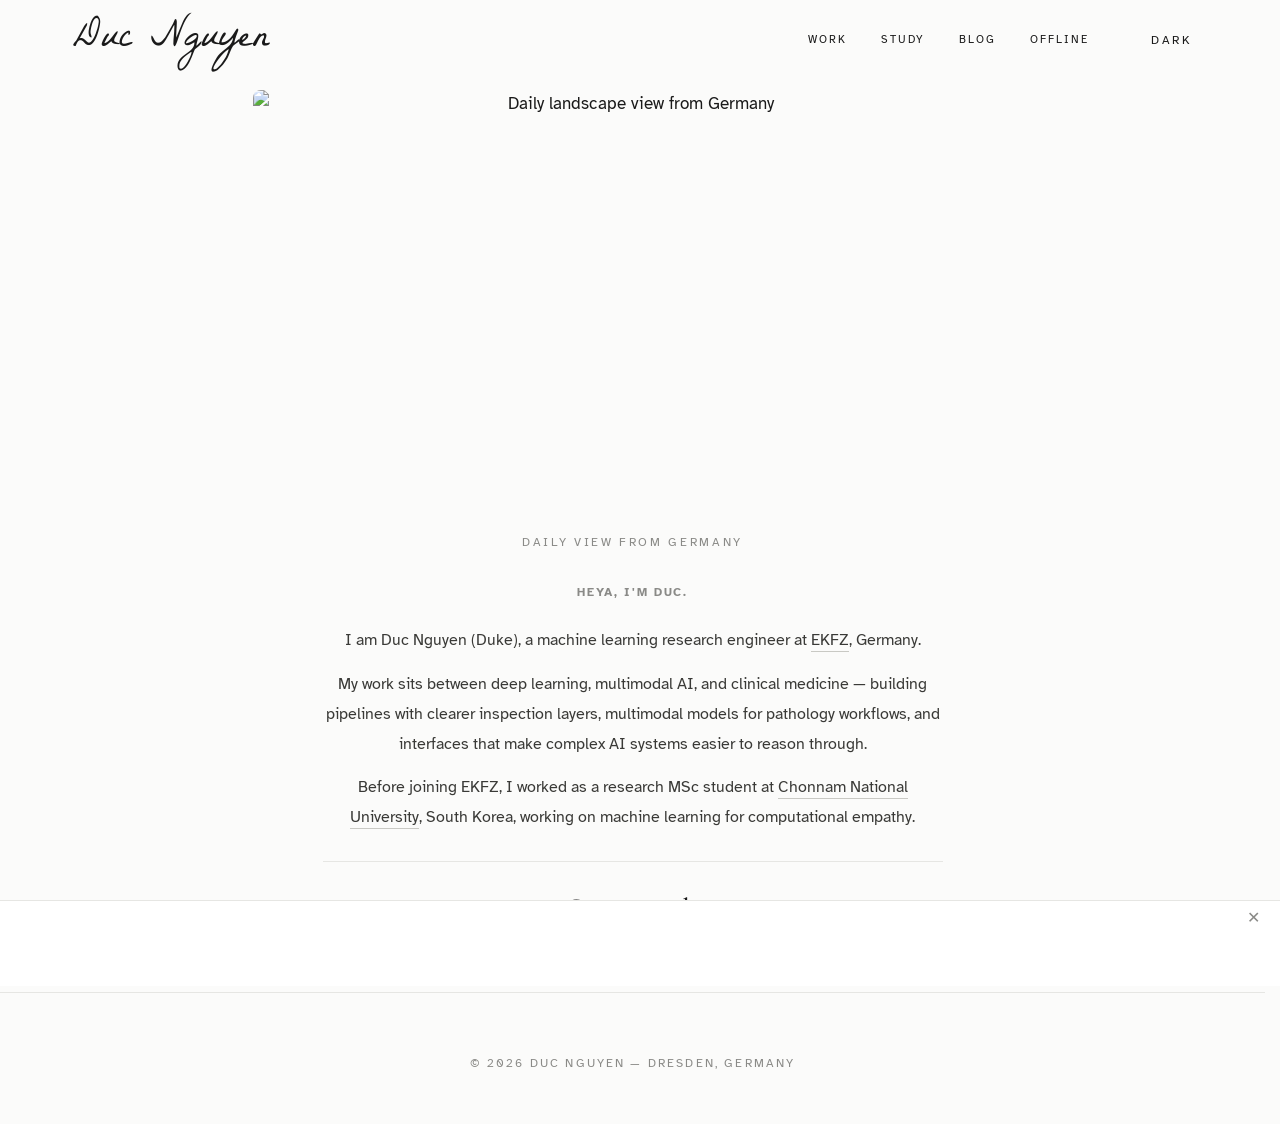
<file: index.html>
<!DOCTYPE html>
<html lang="en">
<head>
    <meta charset="UTF-8">
    <meta name="viewport" content="width=device-width, initial-scale=1.0">
    <title>Duc Nguyen</title>
    <meta name="description" content="Duc Nguyen — AI medical research engineer building multimodal and explainable clinical machine learning systems.">
    <link rel="icon" type="image/svg+xml" href="assets/favicon.svg">
    <script src="assets/theme-init.js?v=1"></script>
    <link rel="preconnect" href="https://fonts.googleapis.com">
    <link rel="preconnect" href="https://fonts.gstatic.com" crossorigin>
    <link href="https://fonts.googleapis.com/css2?family=Atkinson+Hyperlegible:wght@400;700&amp;family=Cormorant+Garamond:wght@400;500;600&amp;family=La+Belle+Aurore&amp;display=swap" rel="stylesheet">
    <link rel="stylesheet" href="assets/site.css?v=48">
</head>
<body data-page="home">
    <header class="topbar">
        <a class="brand" href="index.html" aria-current="page">Duc Nguyen</a>
        <button class="nav-toggle" aria-label="Toggle menu" aria-expanded="false" aria-controls="primary-nav">
            <span></span><span></span><span></span>
        </button>
        <nav class="nav" id="primary-nav" aria-label="Primary"></nav>
        <button id="theme-toggle" class="theme-toggle" type="button" aria-label="Switch to dark mode" title="Switch to dark mode">
            <span class="theme-toggle-label">Dark</span>
        </button>
    </header>

    <main class="home-index">
        <section class="home-intro">
            <figure class="dresden-figure home-figure" id="dresden-figure">
                <div class="dresden-frame">
                    <div class="cat-loader" role="img" aria-label="Loading today's photo">
                        <img class="cat-sprite" src="assets/animations/cat.gif" alt="" aria-hidden="true">
                    </div>
                    <img id="dresden-photo" alt="Daily landscape view from Germany" loading="eager">
                </div>
                <figcaption>Daily view from Germany</figcaption>
            </figure>

            <p class="home-kicker">Heya, I'm Duc.</p>

            <div class="home-copy">
                <p>I am Duc Nguyen (Duke), a machine learning research engineer at <a href="https://digitalhealth.tu-dresden.de" target="_blank" rel="noopener">EKFZ</a>, Germany.</p>
                <p>My work sits between deep learning, multimodal AI, and clinical medicine — building pipelines with clearer inspection layers, multimodal models for pathology workflows, and interfaces that make complex AI systems easier to reason through.</p>
                <p>Before joining EKFZ, I worked as a research MSc student at <a href="https://global.jnu.ac.kr/jnumain_en.aspx" target="_blank" rel="noopener">Chonnam National University</a>, South Korea, working on machine learning for computational empathy.</p>
            </div>

            <section class="home-get-in-touch" aria-labelledby="touch-title">
                <h2 id="touch-title">Get in touch:</h2>
                <div class="contact-icons home-contact" aria-label="Contact and links">
                    <a class="contact-icon" href="mailto:minhducddd@gmail.com" aria-label="Email" title="Email">
                        <svg viewBox="0 0 24 24" aria-hidden="true" fill="none" stroke="currentColor" stroke-width="1.6" stroke-linecap="round" stroke-linejoin="round"><rect x="3" y="5" width="18" height="14" rx="2"/><path d="m4 7 8 6 8-6"/></svg>
                        <span>Email</span>
                    </a>
                    <a class="contact-icon" href="https://scholar.google.com/citations?user=mducducd" target="_blank" rel="noopener" aria-label="Google Scholar" title="Google Scholar">
                        <svg viewBox="0 0 24 24" aria-hidden="true"><path fill="currentColor" d="M12 0 0 9.5l5.242 4.269C6.452 11.249 9.023 9.5 12 9.5s5.548 1.748 6.758 4.269L24 9.5 12 0Zm0 10a7 7 0 1 0 0 14 7 7 0 0 0 0-14Z"/></svg>
                        <span>Scholar</span>
                    </a>
                    <a class="contact-icon" href="https://github.com/mducducd" target="_blank" rel="noopener" aria-label="GitHub" title="GitHub">
                        <svg viewBox="0 0 24 24" aria-hidden="true"><path fill="currentColor" d="M12 .3C5.37.3 0 5.67 0 12.3c0 5.3 3.44 9.8 8.21 11.39.6.11.82-.26.82-.58 0-.28-.01-1.04-.02-2.04-3.34.72-4.04-1.61-4.04-1.61-.55-1.39-1.34-1.76-1.34-1.76-1.09-.75.08-.73.08-.73 1.21.08 1.84 1.24 1.84 1.24 1.07 1.83 2.81 1.3 3.49 1 .11-.78.42-1.31.76-1.61-2.66-.3-5.47-1.33-5.47-5.93 0-1.31.47-2.38 1.24-3.22-.14-.3-.54-1.52.1-3.18 0 0 1-.32 3.3 1.23.96-.27 1.98-.4 3-.41 1.02.01 2.04.14 3 .41 2.28-1.55 3.29-1.23 3.29-1.23.64 1.66.24 2.88.12 3.18.77.84 1.23 1.91 1.23 3.22 0 4.61-2.8 5.62-5.48 5.92.43.37.82 1.1.82 2.22 0 1.61-.02 2.9-.02 3.29 0 .31.21.68.82.57C20.57 22.09 24 17.59 24 12.3 24 5.67 18.63.3 12 .3Z"/></svg>
                        <span>GitHub</span>
                    </a>
                    <a class="contact-icon" href="https://linkedin.com/in/mducducd" target="_blank" rel="noopener" aria-label="LinkedIn" title="LinkedIn">
                        <svg viewBox="0 0 24 24" aria-hidden="true"><path fill="currentColor" d="M20.45 20.45H16.9v-5.57c0-1.33-.03-3.04-1.85-3.04-1.86 0-2.14 1.45-2.14 2.94v5.67H9.35V9h3.41v1.56h.05c.47-.9 1.64-1.85 3.37-1.85 3.6 0 4.27 2.37 4.27 5.46v6.28ZM5.34 7.43A2.06 2.06 0 1 1 5.34 3.3a2.06 2.06 0 0 1 0 4.12ZM7.12 20.45H3.55V9h3.57v11.45ZM22.23 0H1.77C.79 0 0 .77 0 1.73v20.54C0 23.23.79 24 1.77 24h20.46c.98 0 1.77-.77 1.77-1.73V1.73C24 .77 23.21 0 22.23 0Z"/></svg>
                        <span>LinkedIn</span>
                    </a>
                    <a class="contact-icon" href="data_science_resume.pdf" target="_blank" rel="noopener" aria-label="CV" title="CV / Resume">
                        <svg viewBox="0 0 24 24" aria-hidden="true" fill="none" stroke="currentColor" stroke-width="1.6" stroke-linecap="round" stroke-linejoin="round"><path d="M14 2H7a2 2 0 0 0-2 2v16a2 2 0 0 0 2 2h10a2 2 0 0 0 2-2V7z"/><path d="M14 2v5h5"/><path d="M9 13h6"/><path d="M9 17h6"/><path d="M9 9h1"/></svg>
                        <span>CV</span>
                    </a>
                </div>
            </section>
        </section>
    </main>

    <footer class="foot">
        <p>&copy; <span id="year">2026</span> Duc Nguyen — Dresden, Germany</p>
    </footer>

    <script src="assets/site.js?v=21"></script>
</body>
</html>
</file>
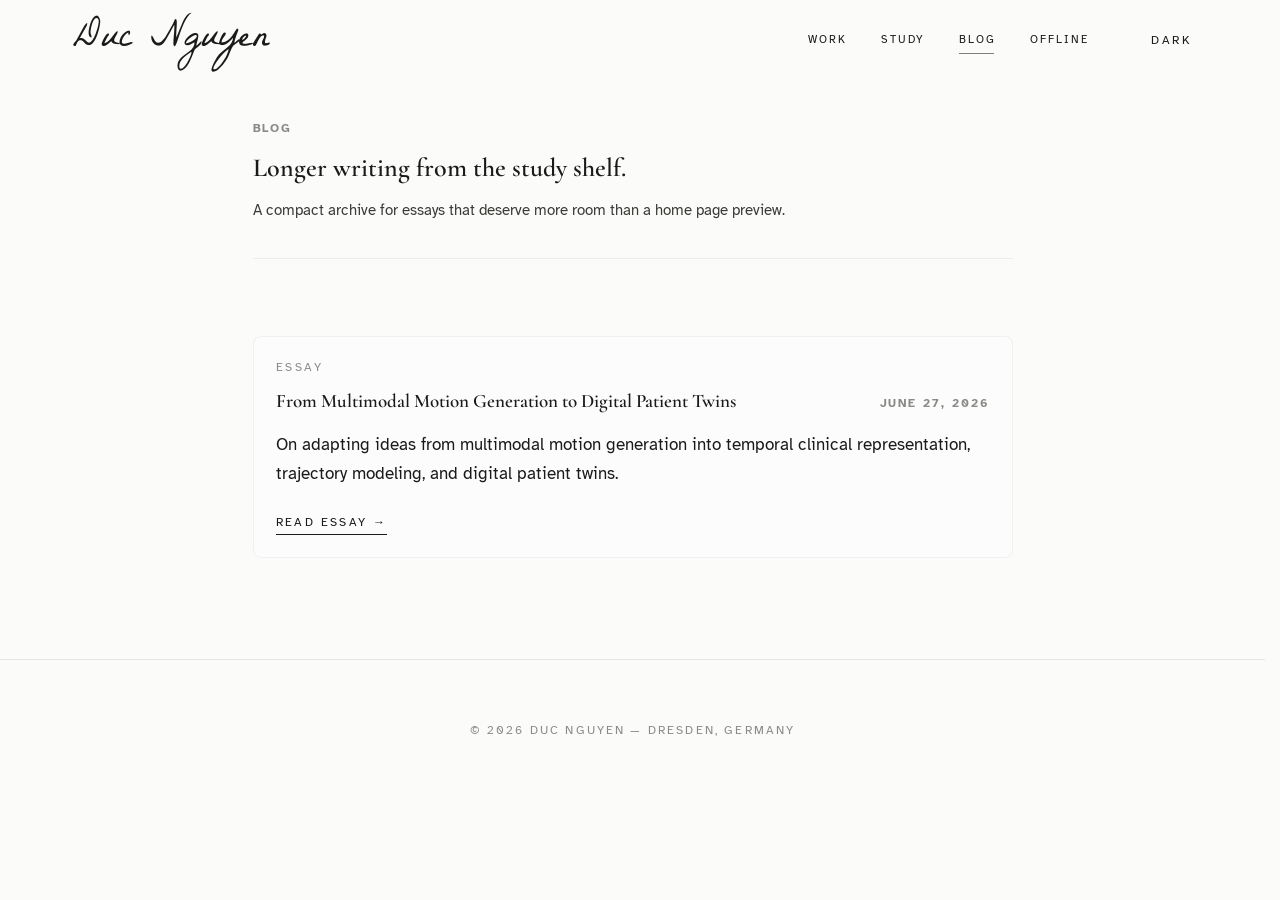
<file: blog/index.html>
<!DOCTYPE html>
<html lang="en">
<head>
    <meta charset="UTF-8">
    <meta name="viewport" content="width=device-width, initial-scale=1.0">
    <title>Blog — Duc Nguyen</title>
    <meta name="description" content="Blog essays and reading-oriented writing by Duc Nguyen.">
    <link rel="icon" type="image/svg+xml" href="../assets/favicon.svg">
    <script src="../assets/theme-init.js?v=1"></script>
    <link rel="preconnect" href="https://fonts.googleapis.com">
    <link rel="preconnect" href="https://fonts.gstatic.com" crossorigin>
    <link href="https://fonts.googleapis.com/css2?family=Atkinson+Hyperlegible:wght@400;700&amp;family=Cormorant+Garamond:wght@400;500;600&amp;family=La+Belle+Aurore&amp;display=swap" rel="stylesheet">
    <link rel="stylesheet" href="../assets/site.css?v=48">
</head>
<body data-page="blog">
    <header class="topbar">
        <a class="brand" href="../index.html">Duc Nguyen</a>
        <button class="nav-toggle" aria-label="Toggle menu" aria-expanded="false" aria-controls="primary-nav">
            <span></span><span></span><span></span>
        </button>
        <nav class="nav" id="primary-nav" aria-label="Primary"></nav>
        <button id="theme-toggle" class="theme-toggle" type="button" aria-label="Switch to dark mode" title="Switch to dark mode">
            <span class="theme-toggle-label">Dark</span>
        </button>
    </header>

    <main class="page-main">
        <section class="page-intro">
            <p class="section-label">Blog</p>
            <h1>Longer writing from the study shelf.</h1>
            <p>A compact archive for essays that deserve more room than a home page preview.</p>
        </section>

        <section class="learning-section">
            <div class="home-preview-grid blog-preview-grid">
                <article class="quiet-card">
                    <p class="card-label">Essay</p>
                    <a class="learning-blog-link" href="../blog/multimodal-motion-digital-patient-twins.html">
                        <span>From Multimodal Motion Generation to Digital Patient Twins</span>
                        <time datetime="2026-06-27">June 27, 2026</time>
                    </a>
                    <p class="preview-copy">On adapting ideas from multimodal motion generation into temporal clinical representation, trajectory modeling, and digital patient twins.</p>
                    <p class="card-cta"><a href="../blog/multimodal-motion-digital-patient-twins.html">Read essay →</a></p>
                </article>
            </div>
        </section>
    </main>

    <footer class="foot">
        <p>&copy; <span id="year">2026</span> Duc Nguyen — Dresden, Germany</p>
    </footer>

    <script src="../assets/site.js?v=21"></script>
</body>
</html>
</file>
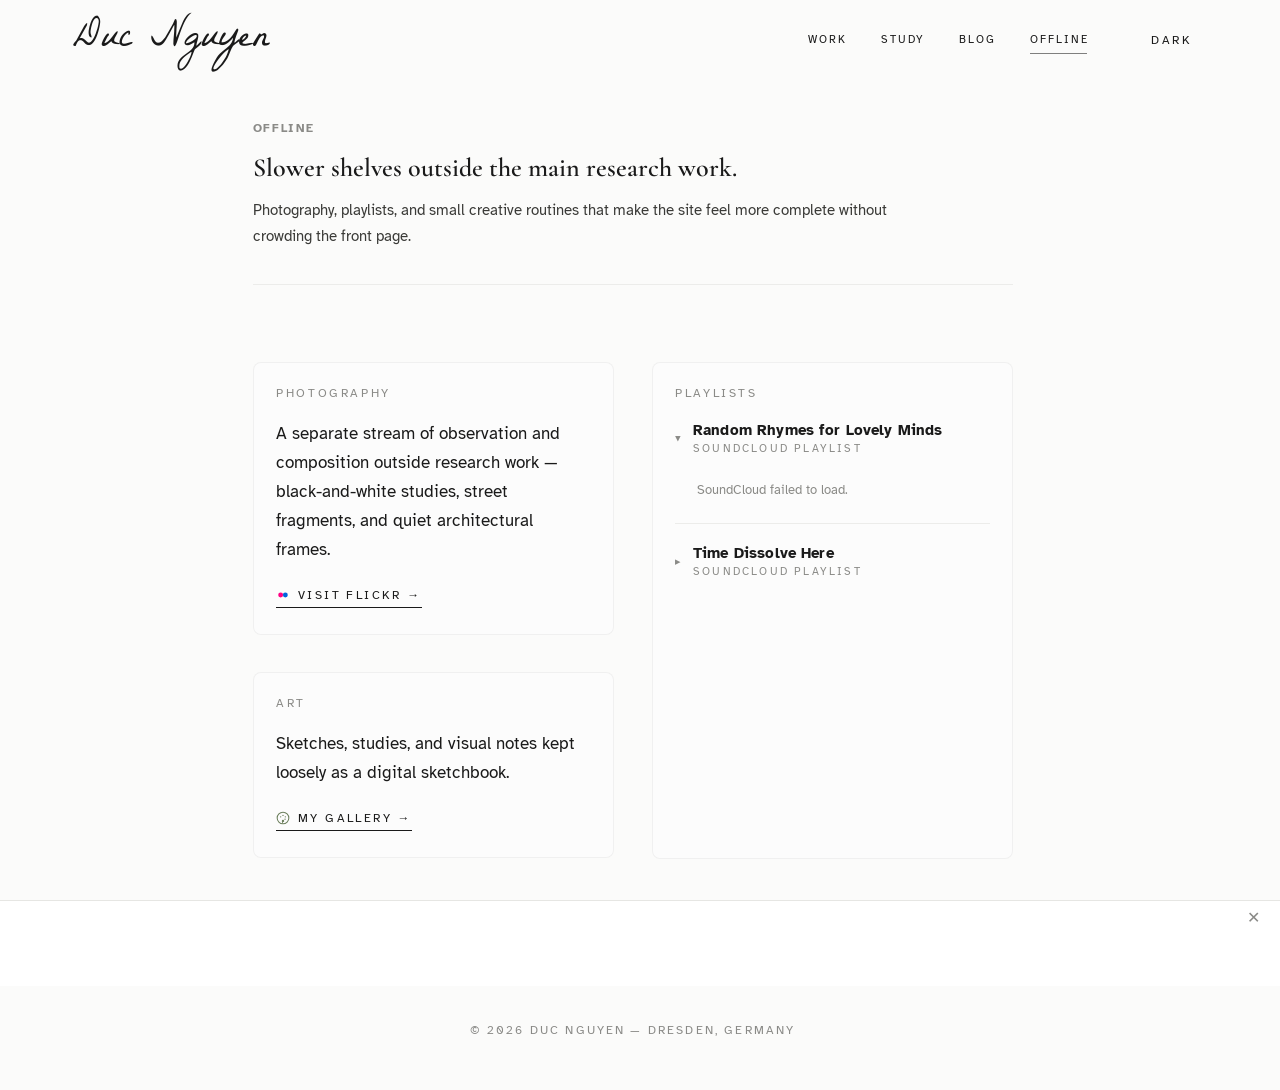
<file: offline/index.html>
<!DOCTYPE html>
<html lang="en">
<head>
    <meta charset="UTF-8">
    <meta name="viewport" content="width=device-width, initial-scale=1.0">
    <title>Offline — Duc Nguyen</title>
    <meta name="description" content="Photography, playlists, and slower ongoing interests by Duc Nguyen.">
    <link rel="icon" type="image/svg+xml" href="../assets/favicon.svg">
    <script src="../assets/theme-init.js?v=1"></script>
    <link rel="preconnect" href="https://fonts.googleapis.com">
    <link rel="preconnect" href="https://fonts.gstatic.com" crossorigin>
    <link href="https://fonts.googleapis.com/css2?family=Atkinson+Hyperlegible:wght@400;700&amp;family=Cormorant+Garamond:wght@400;500;600&amp;family=La+Belle+Aurore&amp;display=swap" rel="stylesheet">
    <link rel="stylesheet" href="../assets/site.css?v=48">
</head>
<body data-page="offline">
    <header class="topbar">
        <a class="brand" href="../index.html">Duc Nguyen</a>
        <button class="nav-toggle" aria-label="Toggle menu" aria-expanded="false" aria-controls="primary-nav">
            <span></span><span></span><span></span>
        </button>
        <nav class="nav" id="primary-nav" aria-label="Primary"></nav>
        <button id="theme-toggle" class="theme-toggle" type="button" aria-label="Switch to dark mode" title="Switch to dark mode">
            <span class="theme-toggle-label">Dark</span>
        </button>
    </header>

    <main class="page-main">
        <section class="page-intro">
            <p class="section-label">Offline</p>
            <h1>Slower shelves outside the main research work.</h1>
            <p>Photography, playlists, and small creative routines that make the site feel more complete without crowding the front page.</p>
        </section>

        <section class="music-section">
            <div class="music-grid">
                <div class="music-col">
                    <article class="quiet-card">
                        <p class="card-label">Photography</p>
                        <p>A separate stream of observation and composition outside research work — black-and-white studies, street fragments, and quiet architectural frames.</p>
                        <p class="card-cta">
                            <a href="https://www.flickr.com/photos/146230380@N08/" target="_blank" rel="noopener">
                                <svg class="flickr-icon" viewBox="0 0 24 24" aria-hidden="true" width="14" height="14"><circle cx="8" cy="12" r="4.2" fill="#ff0084"/><circle cx="16" cy="12" r="4.2" fill="#0063dc"/></svg>
                                Visit Flickr →
                            </a>
                        </p>
                    </article>

                    <article class="quiet-card">
                        <p class="card-label">Art</p>
                        <p>Sketches, studies, and visual notes kept loosely as a digital sketchbook.</p>
                        <p class="card-cta">
                            <a href="https://shell-gram-46d.notion.site/Digital-Sketchbook-964764ce424b83be89f601e1eea4583d?source=copy_link" target="_blank" rel="noopener">
                                <svg class="gallery-icon" viewBox="0 0 24 24" aria-hidden="true" width="14" height="14" fill="none" stroke="currentColor" stroke-width="1.8" stroke-linecap="round" stroke-linejoin="round"><circle cx="12" cy="12" r="10"/><circle cx="8" cy="10" r="1.2" fill="currentColor" stroke="none"/><circle cx="12" cy="7.5" r="1.2" fill="currentColor" stroke="none"/><circle cx="16" cy="10" r="1.2" fill="currentColor" stroke="none"/><circle cx="15.5" cy="14" r="1.2" fill="currentColor" stroke="none"/><path d="M12 22c0 0-2-2-2-5a2 2 0 0 1 4 0c0 1-.5 2-2 2z" fill="currentColor" stroke="none"/></svg>
                                My Gallery →
                            </a>
                        </p>
                    </article>
                </div>

                <article class="quiet-card">
                    <p class="card-label">Playlists</p>
                    <div class="playlist-stack">
                        <div class="playlist-group">
                            <button class="playlist-open" type="button" id="playlist-toggle-1" data-playlist-toggle="1" aria-expanded="true">
                                <span class="chevron" aria-hidden="true">▸</span>
                                <span>
                                    <strong>Random Rhymes for Lovely Minds</strong>
                                    <span class="track-meta">SoundCloud playlist</span>
                                </span>
                            </button>
                            <div class="track-list open" id="track-list-1">
                                <div class="track-loading" id="track-loading-1">Loading tracks…</div>
                            </div>
                        </div>

                        <div class="playlist-group">
                            <button class="playlist-open" type="button" id="playlist-toggle-2" data-playlist-toggle="2" aria-expanded="false">
                                <span class="chevron" aria-hidden="true">▸</span>
                                <span>
                                    <strong>Time Dissolve Here</strong>
                                    <span class="track-meta">SoundCloud playlist</span>
                                </span>
                            </button>
                            <div class="track-list" id="track-list-2">
                                <div class="track-loading" id="track-loading-2">Loading tracks…</div>
                            </div>
                        </div>
                    </div>
                </article>
            </div>
        </section>
    </main>

    <footer class="foot">
        <p>&copy; <span id="year">2026</span> Duc Nguyen — Dresden, Germany</p>
    </footer>

    <script src="../assets/site.js?v=21"></script>
</body>
</html>
</file>
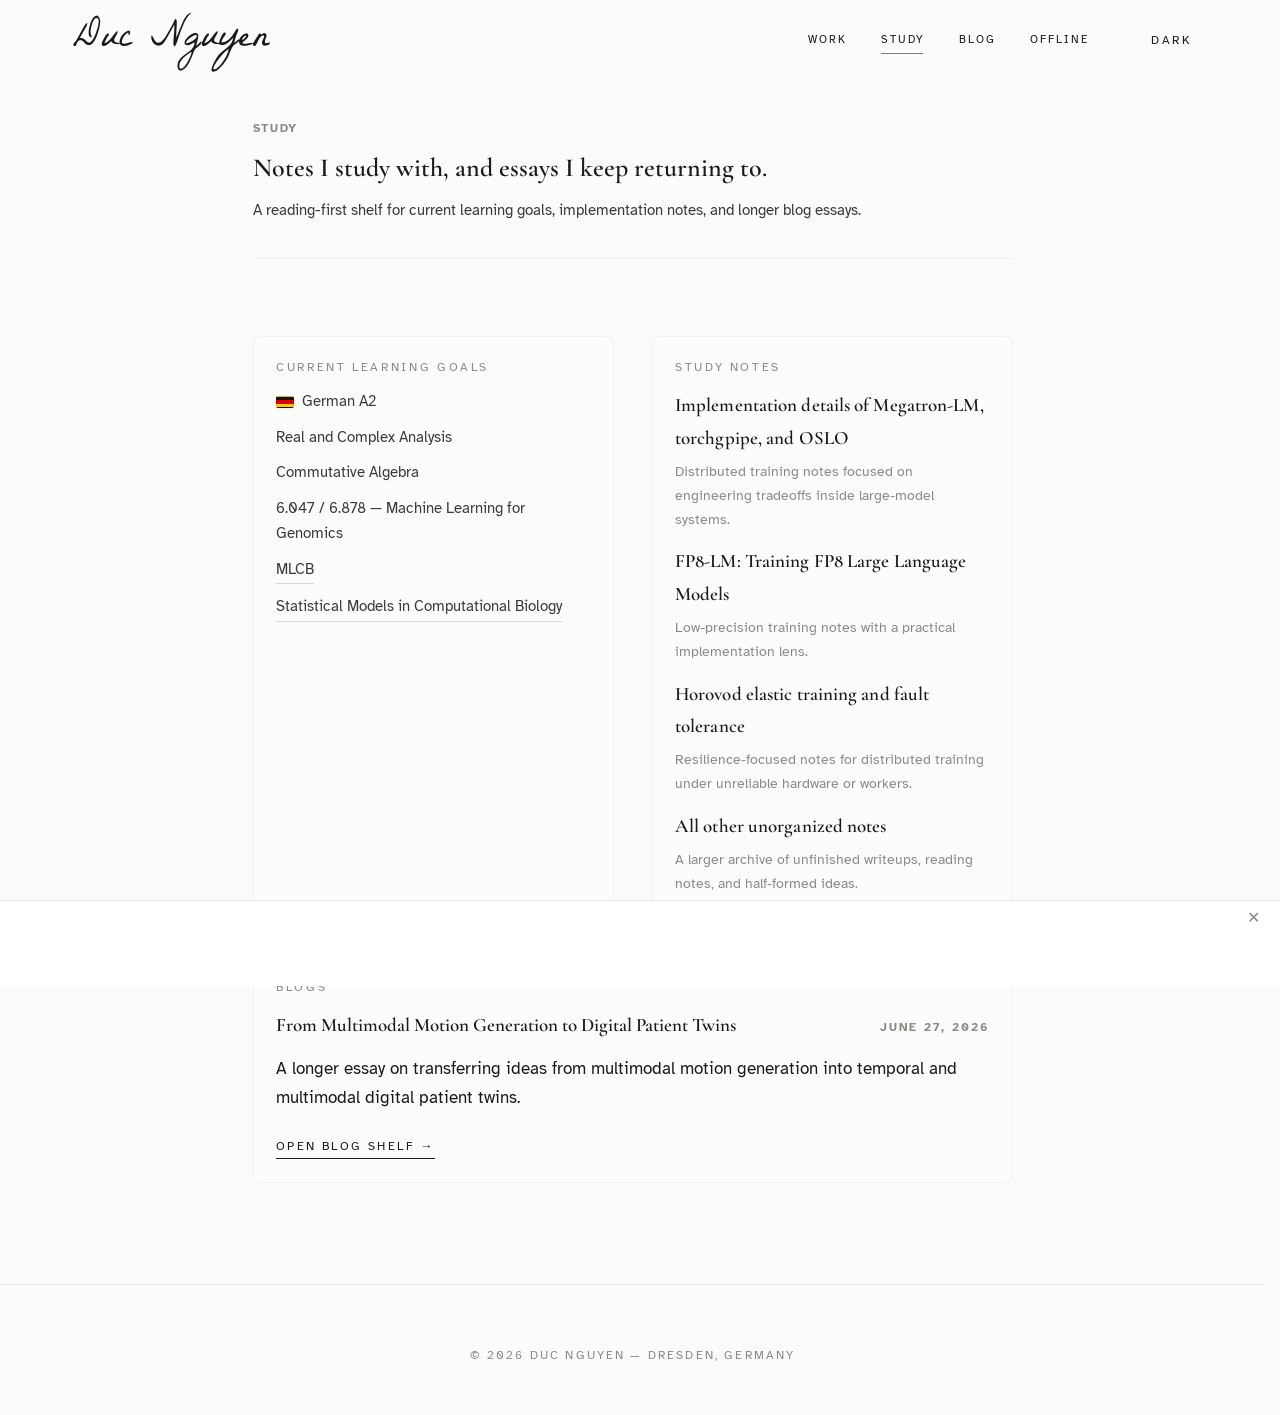
<file: study/index.html>
<!DOCTYPE html>
<html lang="en">
<head>
    <meta charset="UTF-8">
    <meta name="viewport" content="width=device-width, initial-scale=1.0">
    <title>Study — Duc Nguyen</title>
    <meta name="description" content="Study notes, essays, and current learning goals by Duc Nguyen.">
    <link rel="icon" type="image/svg+xml" href="../assets/favicon.svg">
    <script src="../assets/theme-init.js?v=1"></script>
    <link rel="preconnect" href="https://fonts.googleapis.com">
    <link rel="preconnect" href="https://fonts.gstatic.com" crossorigin>
    <link href="https://fonts.googleapis.com/css2?family=Atkinson+Hyperlegible:wght@400;700&amp;family=Cormorant+Garamond:wght@400;500;600&amp;family=La+Belle+Aurore&amp;display=swap" rel="stylesheet">
    <link rel="stylesheet" href="../assets/site.css?v=48">
</head>
<body data-page="study">
    <header class="topbar">
        <a class="brand" href="../index.html">Duc Nguyen</a>
        <button class="nav-toggle" aria-label="Toggle menu" aria-expanded="false" aria-controls="primary-nav">
            <span></span><span></span><span></span>
        </button>
        <nav class="nav" id="primary-nav" aria-label="Primary"></nav>
        <button id="theme-toggle" class="theme-toggle" type="button" aria-label="Switch to dark mode" title="Switch to dark mode">
            <span class="theme-toggle-label">Dark</span>
        </button>
    </header>

    <main class="page-main">
        <section class="page-intro">
            <p class="section-label">Study</p>
            <h1>Notes I study with, and essays I keep returning to.</h1>
            <p>A reading-first shelf for current learning goals, implementation notes, and longer blog essays.</p>
        </section>

        <section class="learning-section">
            <div class="learning-grid">
                <article class="quiet-card">
                    <p class="card-label">Current Learning Goals</p>
                    <ul class="bare-list">
                        <li><span class="german-flag" aria-hidden="true"></span>German A2</li>
                        <li>Real and Complex Analysis</li>
                        <li>Commutative Algebra</li>
                        <li>6.047 / 6.878 — Machine Learning for Genomics</li>
                        <li><a href="https://canvas.mit.edu/courses/33939/pages/home-page-poster?module_item_id=1342767" target="_blank" rel="noopener">MLCB</a></li>
                        <li><a href="https://www.vorlesungen.ethz.ch//Vorlesungsverzeichnis/lerneinheit.view?lerneinheitId=158019&amp;semkez=2022S&amp;ansicht=LEHRVERANSTALTUNGEN&amp;lang=en" target="_blank" rel="noopener">Statistical Models in Computational Biology</a></li>
                    </ul>
                </article>

                <article class="quiet-card">
                    <p class="card-label">Study Notes</p>
                    <ul class="note-list">
                        <li>
                            <a href="https://projectfoundation.notion.site/Megatron-LM-OSLO-DeepSped-and-FSDP-s-implementation-details-dbfb2bacc65d42cda0a0633ab1bdc994" target="_blank" rel="noopener">Implementation details of Megatron-LM, torchgpipe, and OSLO</a>
                            <p>Distributed training notes focused on engineering tradeoffs inside large-model systems.</p>
                        </li>
                        <li>
                            <a href="https://phrygian-alarm-029.notion.site/Clean-FP8-LM-Training-FP8-Large-Language-Models-c1e88b30bbe64ed9b6d5df124aae267e" target="_blank" rel="noopener">FP8-LM: Training FP8 Large Language Models</a>
                            <p>Low-precision training notes with a practical implementation lens.</p>
                        </li>
                        <li>
                            <a href="https://projectfoundation.notion.site/Horovod-Elastic-Training-and-Fault-Tolerance-ee1d5738f4d64961b689662229b5c76d" target="_blank" rel="noopener">Horovod elastic training and fault tolerance</a>
                            <p>Resilience-focused notes for distributed training under unreliable hardware or workers.</p>
                        </li>
                        <li>
                            <a href="https://phrygian-alarm-029.notion.site/notes-reading-7b6946b8f4074771b9922654d61075d6" target="_blank" rel="noopener">All other unorganized notes</a>
                            <p>A larger archive of unfinished writeups, reading notes, and half-formed ideas.</p>
                        </li>
                    </ul>
                </article>

                <article class="quiet-card learning-blog-card">
                    <p class="card-label">Blogs</p>
                    <a class="learning-blog-link" href="../blog/multimodal-motion-digital-patient-twins.html">
                        <span>From Multimodal Motion Generation to Digital Patient Twins</span>
                        <time datetime="2026-06-27">June 27, 2026</time>
                    </a>
                    <p class="preview-copy">A longer essay on transferring ideas from multimodal motion generation into temporal and multimodal digital patient twins.</p>
                    <p class="card-cta"><a href="../blog/">Open blog shelf →</a></p>
                </article>
            </div>
        </section>
    </main>

    <footer class="foot">
        <p>&copy; <span id="year">2026</span> Duc Nguyen — Dresden, Germany</p>
    </footer>

    <script src="../assets/site.js?v=21"></script>
</body>
</html>
</file>
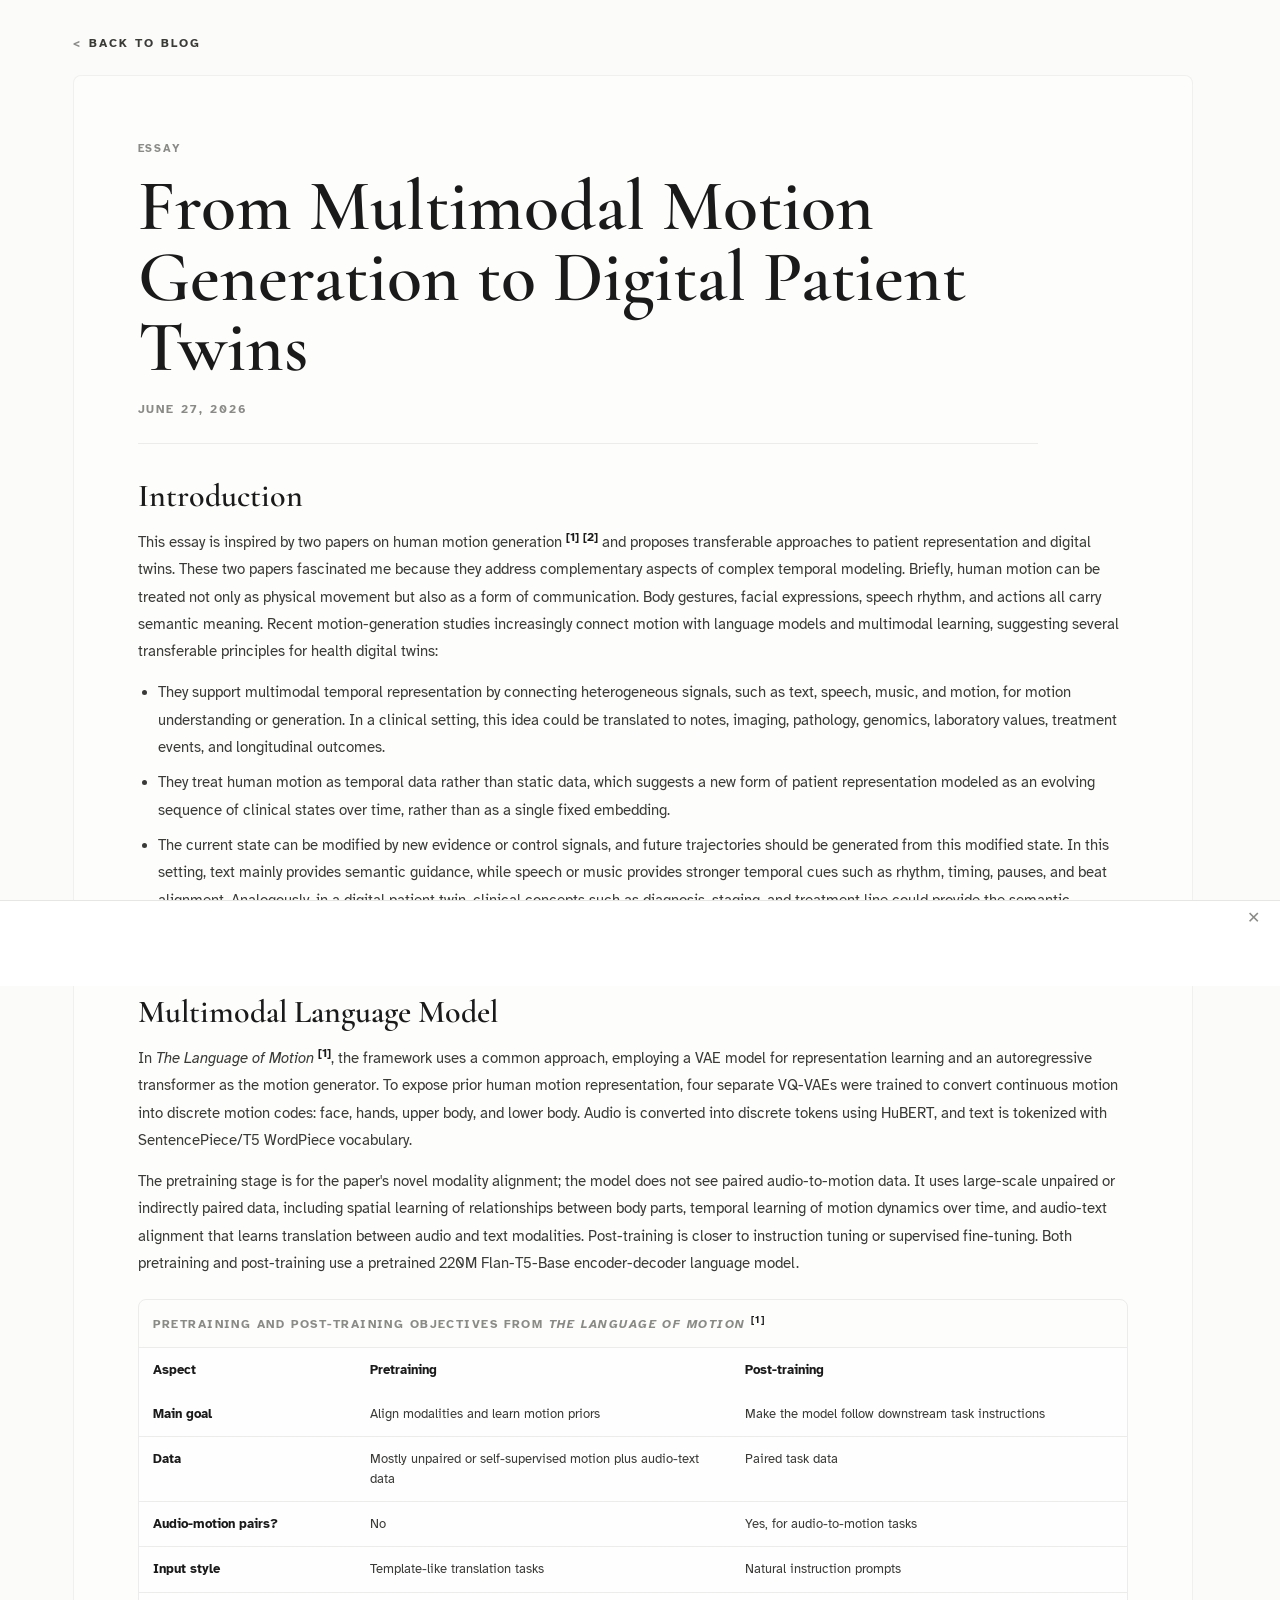
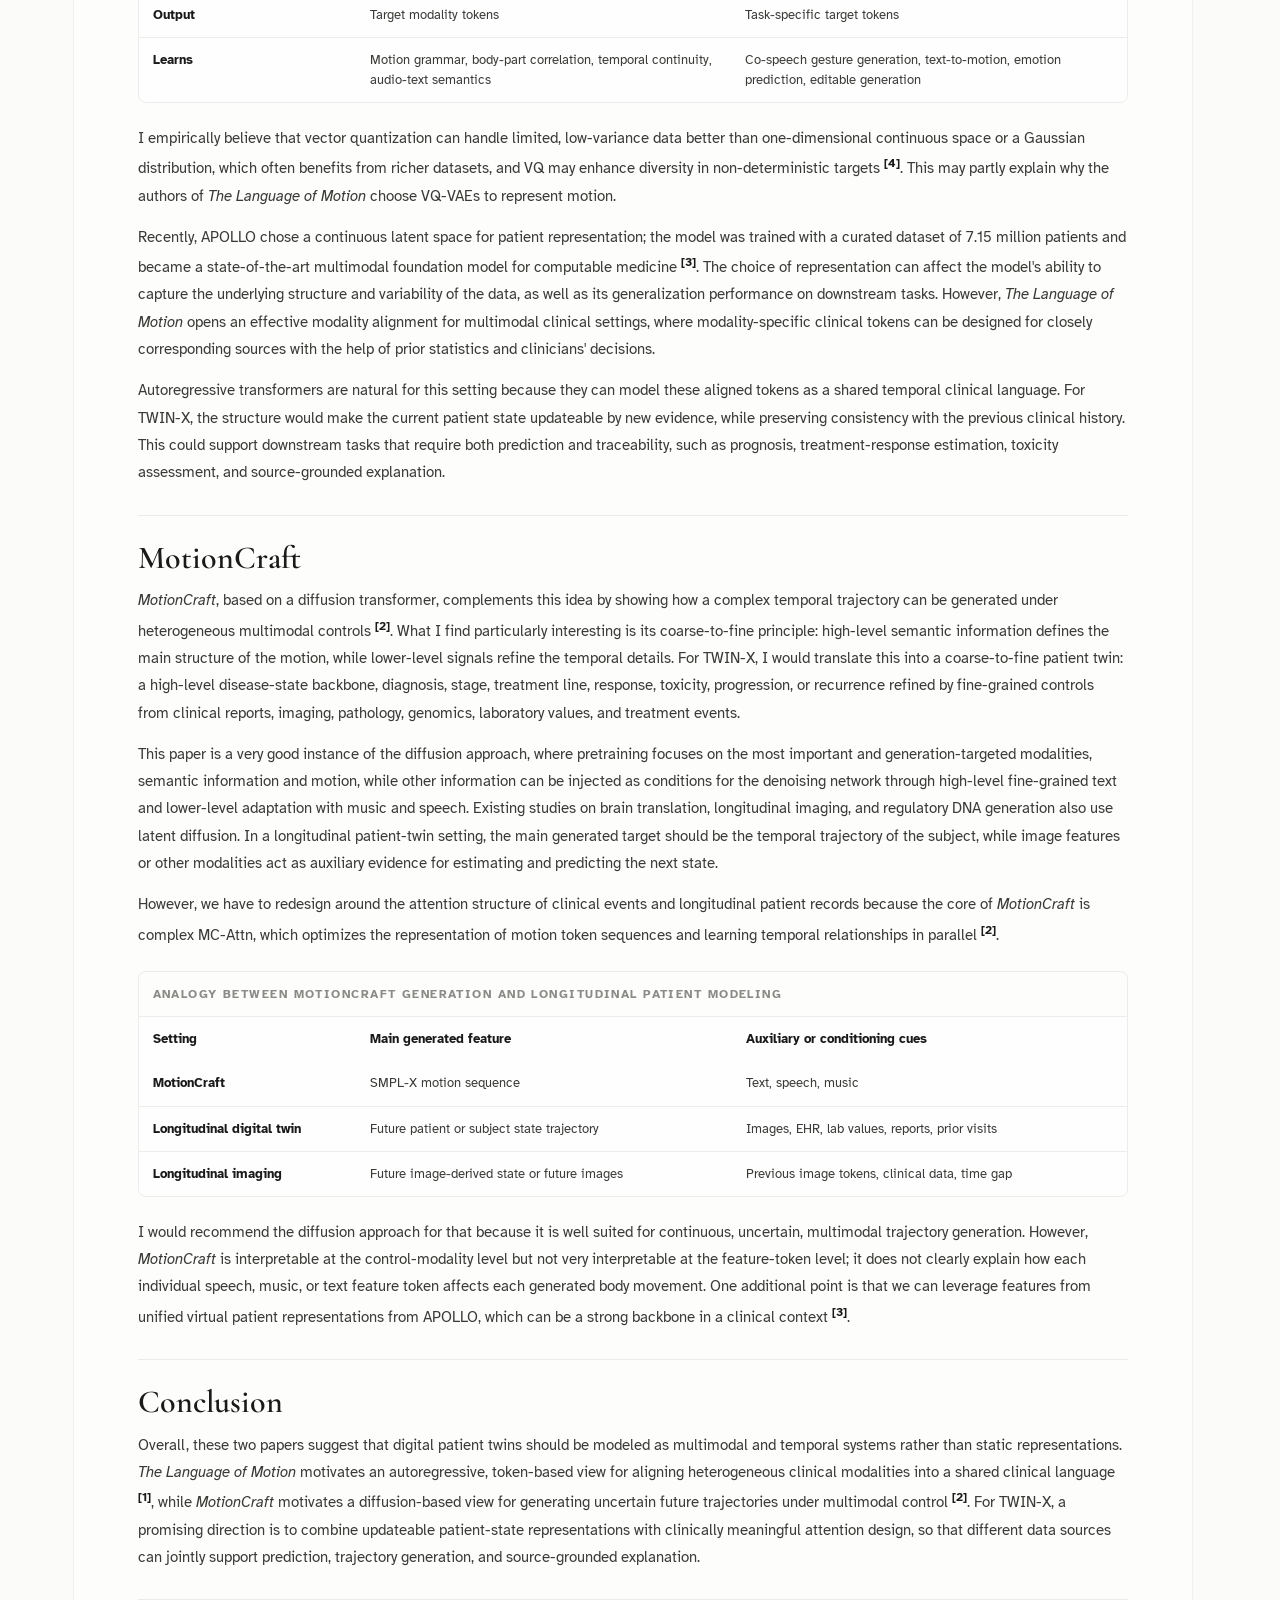
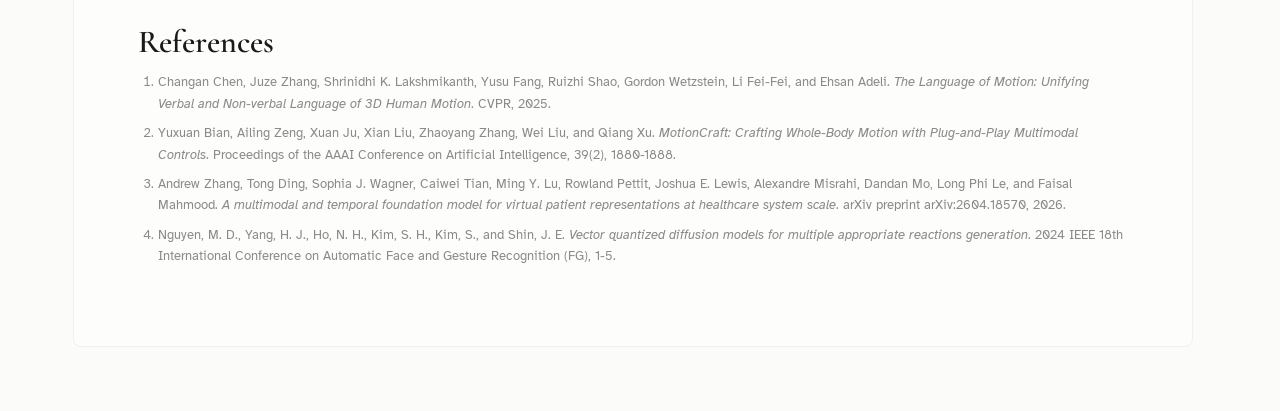
<file: blog/multimodal-motion-digital-patient-twins.html>
<!DOCTYPE html>
<html lang="en">
<head>
    <meta charset="UTF-8">
    <meta name="viewport" content="width=device-width, initial-scale=1.0">
    <title>From Multimodal Motion Generation to Digital Patient Twins - Duc Nguyen</title>
    <meta name="description" content="Essay on transferring ideas from multimodal motion generation to temporal digital patient twins.">
    <link rel="icon" type="image/svg+xml" href="../assets/favicon.svg">
    <script src="../assets/theme-init.js?v=1"></script>
    <link rel="preconnect" href="https://fonts.googleapis.com">
    <link rel="preconnect" href="https://fonts.gstatic.com" crossorigin>
    <link href="https://fonts.googleapis.com/css2?family=Atkinson+Hyperlegible:wght@400;700&amp;family=Cormorant+Garamond:wght@400;500;600&amp;family=La+Belle+Aurore&amp;display=swap" rel="stylesheet">
    <link rel="stylesheet" href="../assets/site.css?v=48">
</head>
<body class="essay-page" data-page="blog">
    <main class="blog-post-page">
        <a class="blog-back" href="../blog/">Back to blog</a>

        <article class="blog-post blog-post--wide">
            <header class="blog-post-header">
                <p class="mini-label">Essay</p>
                <h1>From Multimodal Motion Generation to Digital Patient Twins</h1>
                <time datetime="2026-06-27">June 27, 2026</time>
            </header>

            <div class="learning-blog-content">
                <section class="learning-blog-section" id="introduction">
                    <h4>Introduction</h4>
                    <p>This essay is inspired by two papers on human motion generation <a class="citation" href="#ref-chen2025">[1]</a> <a class="citation" href="#ref-bian2024">[2]</a> and proposes transferable approaches to patient representation and digital twins. These two papers fascinated me because they address complementary aspects of complex temporal modeling. Briefly, human motion can be treated not only as physical movement but also as a form of communication. Body gestures, facial expressions, speech rhythm, and actions all carry semantic meaning. Recent motion-generation studies increasingly connect motion with language models and multimodal learning, suggesting several transferable principles for health digital twins:</p>
                    <ul>
                        <li>They support multimodal temporal representation by connecting heterogeneous signals, such as text, speech, music, and motion, for motion understanding or generation. In a clinical setting, this idea could be translated to notes, imaging, pathology, genomics, laboratory values, treatment events, and longitudinal outcomes.</li>
                        <li>They treat human motion as temporal data rather than static data, which suggests a new form of patient representation modeled as an evolving sequence of clinical states over time, rather than as a single fixed embedding.</li>
                        <li>The current state can be modified by new evidence or control signals, and future trajectories should be generated from this modified state. In this setting, text mainly provides semantic guidance, while speech or music provides stronger temporal cues such as rhythm, timing, pauses, and beat alignment. Analogously, in a digital patient twin, clinical concepts such as diagnosis, staging, and treatment line could provide the semantic backbone, while imaging changes, laboratory trends, molecular results, and treatment events could provide fine-grained temporal control.</li>
                    </ul>
                </section>

                <section class="learning-blog-section" id="multimodal-language-model">
                    <h4>Multimodal Language Model</h4>
                    <p>In <em>The Language of Motion</em> <a class="citation" href="#ref-chen2025">[1]</a>, the framework uses a common approach, employing a VAE model for representation learning and an autoregressive transformer as the motion generator. To expose prior human motion representation, four separate VQ-VAEs were trained to convert continuous motion into discrete motion codes: face, hands, upper body, and lower body. Audio is converted into discrete tokens using HuBERT, and text is tokenized with SentencePiece/T5 WordPiece vocabulary.</p>
                    <p>The pretraining stage is for the paper's novel modality alignment; the model does not see paired audio-to-motion data. It uses large-scale unpaired or indirectly paired data, including spatial learning of relationships between body parts, temporal learning of motion dynamics over time, and audio-text alignment that learns translation between audio and text modalities. Post-training is closer to instruction tuning or supervised fine-tuning. Both pretraining and post-training use a pretrained 220M Flan-T5-Base encoder-decoder language model.</p>

                    <div class="learning-blog-table" role="region" aria-label="Pretraining and post-training objectives from The Language of Motion">
                        <table>
                            <caption>Pretraining and post-training objectives from <em>The Language of Motion</em> <a class="citation" href="#ref-chen2025">[1]</a></caption>
                            <thead>
                                <tr>
                                    <th>Aspect</th>
                                    <th>Pretraining</th>
                                    <th>Post-training</th>
                                </tr>
                            </thead>
                            <tbody>
                                <tr>
                                    <th>Main goal</th>
                                    <td>Align modalities and learn motion priors</td>
                                    <td>Make the model follow downstream task instructions</td>
                                </tr>
                                <tr>
                                    <th>Data</th>
                                    <td>Mostly unpaired or self-supervised motion plus audio-text data</td>
                                    <td>Paired task data</td>
                                </tr>
                                <tr>
                                    <th>Audio-motion pairs?</th>
                                    <td>No</td>
                                    <td>Yes, for audio-to-motion tasks</td>
                                </tr>
                                <tr>
                                    <th>Input style</th>
                                    <td>Template-like translation tasks</td>
                                    <td>Natural instruction prompts</td>
                                </tr>
                                <tr>
                                    <th>Output</th>
                                    <td>Target modality tokens</td>
                                    <td>Task-specific target tokens</td>
                                </tr>
                                <tr>
                                    <th>Learns</th>
                                    <td>Motion grammar, body-part correlation, temporal continuity, audio-text semantics</td>
                                    <td>Co-speech gesture generation, text-to-motion, emotion prediction, editable generation</td>
                                </tr>
                            </tbody>
                        </table>
                    </div>

                    <p>I empirically believe that vector quantization can handle limited, low-variance data better than one-dimensional continuous space or a Gaussian distribution, which often benefits from richer datasets, and VQ may enhance diversity in non-deterministic targets <a class="citation" href="#ref-nguyen2024">[4]</a>. This may partly explain why the authors of <em>The Language of Motion</em> choose VQ-VAEs to represent motion.</p>
                    <p>Recently, APOLLO chose a continuous latent space for patient representation; the model was trained with a curated dataset of 7.15 million patients and became a state-of-the-art multimodal foundation model for computable medicine <a class="citation" href="#ref-zhang2026">[3]</a>. The choice of representation can affect the model's ability to capture the underlying structure and variability of the data, as well as its generalization performance on downstream tasks. However, <em>The Language of Motion</em> opens an effective modality alignment for multimodal clinical settings, where modality-specific clinical tokens can be designed for closely corresponding sources with the help of prior statistics and clinicians' decisions.</p>
                    <p>Autoregressive transformers are natural for this setting because they can model these aligned tokens as a shared temporal clinical language. For TWIN-X, the structure would make the current patient state updateable by new evidence, while preserving consistency with the previous clinical history. This could support downstream tasks that require both prediction and traceability, such as prognosis, treatment-response estimation, toxicity assessment, and source-grounded explanation.</p>
                </section>

                <section class="learning-blog-section" id="motioncraft">
                    <h4>MotionCraft</h4>
                    <p><em>MotionCraft</em>, based on a diffusion transformer, complements this idea by showing how a complex temporal trajectory can be generated under heterogeneous multimodal controls <a class="citation" href="#ref-bian2024">[2]</a>. What I find particularly interesting is its coarse-to-fine principle: high-level semantic information defines the main structure of the motion, while lower-level signals refine the temporal details. For TWIN-X, I would translate this into a coarse-to-fine patient twin: a high-level disease-state backbone, diagnosis, stage, treatment line, response, toxicity, progression, or recurrence refined by fine-grained controls from clinical reports, imaging, pathology, genomics, laboratory values, and treatment events.</p>
                    <p>This paper is a very good instance of the diffusion approach, where pretraining focuses on the most important and generation-targeted modalities, semantic information and motion, while other information can be injected as conditions for the denoising network through high-level fine-grained text and lower-level adaptation with music and speech. Existing studies on brain translation, longitudinal imaging, and regulatory DNA generation also use latent diffusion. In a longitudinal patient-twin setting, the main generated target should be the temporal trajectory of the subject, while image features or other modalities act as auxiliary evidence for estimating and predicting the next state.</p>
                    <p>However, we have to redesign around the attention structure of clinical events and longitudinal patient records because the core of <em>MotionCraft</em> is complex MC-Attn, which optimizes the representation of motion token sequences and learning temporal relationships in parallel <a class="citation" href="#ref-bian2024">[2]</a>.</p>

                    <div class="learning-blog-table" role="region" aria-label="Analogy between MotionCraft generation and longitudinal patient modeling">
                        <table>
                            <caption>Analogy between MotionCraft generation and longitudinal patient modeling</caption>
                            <thead>
                                <tr>
                                    <th>Setting</th>
                                    <th>Main generated feature</th>
                                    <th>Auxiliary or conditioning cues</th>
                                </tr>
                            </thead>
                            <tbody>
                                <tr>
                                    <th>MotionCraft</th>
                                    <td>SMPL-X motion sequence</td>
                                    <td>Text, speech, music</td>
                                </tr>
                                <tr>
                                    <th>Longitudinal digital twin</th>
                                    <td>Future patient or subject state trajectory</td>
                                    <td>Images, EHR, lab values, reports, prior visits</td>
                                </tr>
                                <tr>
                                    <th>Longitudinal imaging</th>
                                    <td>Future image-derived state or future images</td>
                                    <td>Previous image tokens, clinical data, time gap</td>
                                </tr>
                            </tbody>
                        </table>
                    </div>

                    <p>I would recommend the diffusion approach for that because it is well suited for continuous, uncertain, multimodal trajectory generation. However, <em>MotionCraft</em> is interpretable at the control-modality level but not very interpretable at the feature-token level; it does not clearly explain how each individual speech, music, or text feature token affects each generated body movement. One additional point is that we can leverage features from unified virtual patient representations from APOLLO, which can be a strong backbone in a clinical context <a class="citation" href="#ref-zhang2026">[3]</a>.</p>
                </section>

                <section class="learning-blog-section">
                    <h4>Conclusion</h4>
                    <p>Overall, these two papers suggest that digital patient twins should be modeled as multimodal and temporal systems rather than static representations. <em>The Language of Motion</em> motivates an autoregressive, token-based view for aligning heterogeneous clinical modalities into a shared clinical language <a class="citation" href="#ref-chen2025">[1]</a>, while <em>MotionCraft</em> motivates a diffusion-based view for generating uncertain future trajectories under multimodal control <a class="citation" href="#ref-bian2024">[2]</a>. For TWIN-X, a promising direction is to combine updateable patient-state representations with clinically meaningful attention design, so that different data sources can jointly support prediction, trajectory generation, and source-grounded explanation.</p>
                </section>

                <section class="learning-blog-section learning-blog-references" id="references">
                    <h4>References</h4>
                    <ol>
                        <li id="ref-chen2025">Changan Chen, Juze Zhang, Shrinidhi K. Lakshmikanth, Yusu Fang, Ruizhi Shao, Gordon Wetzstein, Li Fei-Fei, and Ehsan Adeli. <em>The Language of Motion: Unifying Verbal and Non-verbal Language of 3D Human Motion</em>. CVPR, 2025.</li>
                        <li id="ref-bian2024">Yuxuan Bian, Ailing Zeng, Xuan Ju, Xian Liu, Zhaoyang Zhang, Wei Liu, and Qiang Xu. <em>MotionCraft: Crafting Whole-Body Motion with Plug-and-Play Multimodal Controls</em>. Proceedings of the AAAI Conference on Artificial Intelligence, 39(2), 1880-1888.</li>
                        <li id="ref-zhang2026">Andrew Zhang, Tong Ding, Sophia J. Wagner, Caiwei Tian, Ming Y. Lu, Rowland Pettit, Joshua E. Lewis, Alexandre Misrahi, Dandan Mo, Long Phi Le, and Faisal Mahmood. <em>A multimodal and temporal foundation model for virtual patient representations at healthcare system scale</em>. arXiv preprint arXiv:2604.18570, 2026.</li>
                        <li id="ref-nguyen2024">Nguyen, M. D., Yang, H. J., Ho, N. H., Kim, S. H., Kim, S., and Shin, J. E. <em>Vector quantized diffusion models for multiple appropriate reactions generation</em>. 2024 IEEE 18th International Conference on Automatic Face and Gesture Recognition (FG), 1-5.</li>
                    </ol>
                </section>
            </div>
        </article>
    </main>
    <script src="../assets/site.js?v=21"></script>
</body>
</html>
</file>
<file: assets/site.css>
:root {
    --bg: #fbfbfa;
    --surface: #ffffff;
    --ink: #1a1a1a;
    --soft-ink: #3a3a37;
    --muted: #8a8a87;
    --line: #e6e6e3;
    --line-soft: #ececea;
    --script: "La Belle Aurore", "Brush Script MT", cursive;
    --serif: "Cormorant Garamond", "Times New Roman", serif;
    --sans: "Atkinson Hyperlegible", -apple-system, BlinkMacSystemFont, "Segoe UI", sans-serif;
    --max: 1180px;
    --max-prose: 720px;
    --section-gap: clamp(44px, 6vw, 78px);
    --section-inline: 56px;
    --ease-out: cubic-bezier(0.22, 1, 0.36, 1);
    --ease-standard: cubic-bezier(0.4, 0, 0.2, 1);
    --duration-fast: 180ms;
    --duration-base: 260ms;
    --duration-slow: 520ms;
}

* {
    box-sizing: border-box;
}

html, body {
    margin: 0;
    padding: 0;
}

html {
    overflow-x: hidden;
    overflow-y: scroll;
    scrollbar-gutter: stable;
}

body {
    background: var(--bg);
    color: var(--ink);
    font-family: var(--sans);
    font-weight: 400;
    font-size: 17px;
    line-height: 1.7;
    -webkit-font-smoothing: antialiased;
    -moz-osx-font-smoothing: grayscale;
    padding-top: 0;
    transition: background-color var(--duration-base) var(--ease-standard), color var(--duration-base) var(--ease-standard);
}

html.js body:not(.is-ready) main,
html.js body:not(.is-ready) .foot {
    opacity: 0;
    transform: translateY(8px);
}

body.is-transitioning main,
body.is-transitioning .foot {
    opacity: 0;
    transform: translateY(8px);
}

main,
.foot {
    transition: opacity 280ms var(--ease-standard), transform 320ms var(--ease-out);
}

main > section[id] {
    scroll-margin-top: 96px;
}

a {
    color: inherit;
    text-decoration: none;
    transition: color var(--duration-fast) var(--ease-standard), opacity var(--duration-fast) var(--ease-standard);
}

a:hover {
    opacity: 0.55;
}

img {
    display: block;
    max-width: 100%;
}

h1,
h2,
h3,
p,
li,
a,
button {
    overflow-wrap: anywhere;
}

.reveal-item {
    opacity: 0;
    transform: translateY(18px);
    transition: opacity var(--duration-slow) var(--ease-out), transform var(--duration-slow) var(--ease-out);
    transition-delay: var(--reveal-delay, 0ms);
    will-change: opacity, transform;
}

.reveal-item.is-visible {
    opacity: 1;
    transform: translateY(0);
}

/* ---------------- Top bar ---------------- */
.topbar {
    position: relative;
    width: min(100% - 56px, 1120px);
    margin: 0 auto;
    z-index: 1000;
    display: flex;
    align-items: center;
    gap: 28px;
    min-height: 72px;
    padding: 20px 0 12px;
    background: transparent;
    border-bottom: 0;
    transition:
        padding var(--duration-base) var(--ease-standard),
        background-color var(--duration-base) var(--ease-standard),
        border-color var(--duration-base) var(--ease-standard),
        box-shadow var(--duration-base) var(--ease-standard);
}

.topbar.scrolled {
    padding: 20px 0 12px;
    background: transparent;
    box-shadow: none;
}

.topbar .brand {
    font-size: 38px;
    flex: 0 0 auto;
}

.nav-toggle {
    display: none;
    background: none;
    border: 0;
    padding: 8px;
    margin: 0;
    cursor: pointer;
    width: 36px;
    height: 36px;
    flex-direction: column;
    justify-content: center;
    gap: 5px;
}

.nav-toggle span {
    display: block;
    width: 22px;
    height: 2px;
    background: var(--ink);
    transition: transform var(--duration-base) var(--ease-standard), opacity var(--duration-fast) var(--ease-standard), background-color var(--duration-base) var(--ease-standard);
}

.topbar.nav-open .nav-toggle span:nth-child(1) {
    transform: translateY(7px) rotate(45deg);
}

.topbar.nav-open .nav-toggle span:nth-child(2) {
    opacity: 0;
}

.topbar.nav-open .nav-toggle span:nth-child(3) {
    transform: translateY(-7px) rotate(-45deg);
}

.brand {
    position: relative;
    font-family: var(--script);
    font-weight: 400;
    font-size: 38px;
    letter-spacing: 0;
    line-height: 1;
    color: var(--ink);
    transition: color var(--duration-fast) var(--ease-standard), font-size var(--duration-base) var(--ease-standard);
}

@keyframes mediaFadeIn {
    from {
        opacity: 0;
        transform: translateY(6px);
    }
    to {
        opacity: 1;
        transform: translateY(0);
    }
}

@media (prefers-reduced-motion: reduce) {
    *,
    *::before,
    *::after {
        animation-duration: 0.001ms !important;
        animation-iteration-count: 1 !important;
        scroll-behavior: auto !important;
        transition-duration: 0.001ms !important;
    }

    .reveal-item {
        opacity: 1;
        transform: none;
    }
}


.nav {
    display: flex;
    align-items: center;
    gap: 34px;
    margin-left: auto;
}

.nav a {
    display: inline-flex;
    align-items: center;
    justify-content: center;
    font-size: 11px;
    font-weight: 500;
    letter-spacing: 0.18em;
    text-transform: uppercase;
    color: var(--ink);
    position: relative;
    text-align: center;
    white-space: nowrap;
    transition: color var(--duration-fast) var(--ease-standard), font-size var(--duration-base) var(--ease-standard), opacity var(--duration-fast) var(--ease-standard);
}

.nav a::after {
    content: "";
    position: absolute;
    left: 0;
    right: 0.22em;
    bottom: -5px;
    height: 1px;
    background: currentColor;
    opacity: 0;
    transform: scaleX(0.72);
    transform-origin: center;
    transition: opacity var(--duration-fast) var(--ease-standard), transform var(--duration-base) var(--ease-out);
}

.nav a:hover::after,
.nav a.active::after,
.nav a[aria-current="page"]::after {
    opacity: 0.55;
    transform: scaleX(1);
}

.nav-gallery-link {
    display: inline-flex;
    align-items: center;
    gap: 7px;
}

.nav-gallery-icon {
    flex: 0 0 auto;
    color: #6c7f5d;
}

/* ---------------- Home / Pages ---------------- */
.home-index {
    width: min(100% - 48px, 760px);
    margin: 0 auto;
    padding: 18px 0 18px;
}

.home-intro {
    max-width: none;
    text-align: center;
}

.home-kicker,
.section-label {
    margin: 0 0 14px;
    font-size: 12px;
    font-weight: 700;
    letter-spacing: 0.14em;
    text-transform: uppercase;
    color: var(--muted);
}

.home-title,
.page-intro h1 {
    margin: 0;
    font-family: var(--serif);
    font-weight: 600;
    letter-spacing: 0;
    color: var(--ink);
}

.home-title {
    max-width: 580px;
    font-size: 30px;
    line-height: 1.16;
}

.home-copy {
    margin-top: 24px;
    color: var(--soft-ink);
    max-width: 620px;
    margin-left: auto;
    margin-right: auto;
    text-align: center;
}

.home-copy p {
    margin: 0 0 14px;
    font-size: 16px;
    line-height: 1.86;
}

.home-copy a {
    border-bottom: 1px solid #c9c9c4;
    padding-bottom: 1px;
}

.dresden-figure.home-figure {
    width: 100%;
    margin: 0 0 30px;
    max-width: none;
}

.home-contact.contact-icons {
    margin-top: 20px;
    justify-content: center;
}

.home-get-in-touch {
    max-width: 620px;
    margin-top: 28px;
    margin-left: auto;
    margin-right: auto;
    padding-top: 24px;
    border-top: 1px solid var(--line);
    text-align: center;
}

.home-get-in-touch h2 {
    margin: 0 0 8px;
    font-family: var(--serif);
    font-size: 26px;
    font-weight: 600;
    letter-spacing: 0;
}

.home-get-in-touch p {
    margin: 0;
    color: var(--soft-ink);
    font-size: 15px;
    line-height: 1.75;
}

.page-main {
    padding-bottom: 24px;
}

.page-intro {
    width: min(100% - 48px, 760px);
    margin: 0 auto;
    padding: 46px 0 34px;
}

.page-intro h1 {
    max-width: 680px;
    font-size: 26px;
    line-height: 1.22;
}

.page-intro p:last-child {
    max-width: 680px;
    margin: 14px 0 0;
    color: var(--soft-ink);
    font-size: 15px;
    line-height: 1.72;
}

.page-main .work-section:first-of-type,
.page-main .learning-section:first-of-type,
.page-main .music-section:first-of-type {
    padding-top: 0;
    border-top: 0;
}

.page-main .learning-section,
.page-main .music-section {
    width: min(100% - 48px, 760px);
}

.blog-preview-grid {
    display: grid;
    grid-template-columns: minmax(0, 760px);
}

/* ---------------- Hero / Home ---------------- */
.hero {
    text-align: center;
    padding: clamp(48px, 7vh, 72px) 24px clamp(24px, 3vw, 40px);
    max-width: 1040px;
    margin: 0 auto;
    min-height: calc(100svh - 72px);
    display: flex;
    flex-direction: column;
    justify-content: flex-start;
}

.hero-title {
    font-family: var(--serif);
    font-weight: 600;
    font-size: clamp(40px, 5.5vw, 62px);
    line-height: 1.15;
    margin: 0 0 14px;
    color: var(--ink);
}

.hero-sub {
    font-size: 16px;
    font-weight: 500;
    color: #6b6b68;
    margin: 0 auto 18px;
    max-width: 520px;
    line-height: 1.85;
}

.divider {
    width: 22px;
    height: 22px;
    margin: 0 auto 22px;
    background-image: radial-gradient(circle, var(--ink) 1.2px, transparent 1.4px);
    background-size: 8px 8px;
    background-position: 0 0;
    opacity: 0.55;
}

.dresden-figure {
    margin: 0 auto;
    width: 100%;
}

.dresden-frame {
    position: relative;
    width: 100%;
    aspect-ratio: 16 / 9;
    background: transparent;
    overflow: hidden;
    border-radius: 8px;
}

.dresden-figure #dresden-photo {
    position: absolute;
    inset: 0;
    width: 100%;
    height: 100%;
    object-fit: cover;
    opacity: 0;
    transition: opacity 0.6s ease;
}

.dresden-figure.is-loaded #dresden-photo {
    opacity: 1;
}

.dresden-figure.is-loaded .cat-loader {
    opacity: 0;
    pointer-events: none;
}

.cat-loader {
    position: absolute;
    inset: 0;
    display: flex;
    align-items: center;
    justify-content: center;
    background: var(--bg);
    transition: opacity 0.5s ease;
}

.cat-sprite {
    width: clamp(160px, 30vw, 260px);
    height: auto;
    mix-blend-mode: multiply;
    filter: contrast(1.08) saturate(0.92);
}


.dresden-figure figcaption {
    margin-top: 14px;
    font-size: 12px;
    letter-spacing: 0.22em;
    text-transform: uppercase;
    color: var(--muted);
    text-align: center;
    opacity: 0;
    visibility: hidden;
    transition: opacity 0.4s ease;
}

.dresden-figure.is-loaded figcaption {
    opacity: 1;
    visibility: visible;
}

/* ---------------- Section heads ---------------- */
.section-head {
    text-align: center;
    margin: 0 auto 38px;
    max-width: var(--max-prose);
}

.section-title {
    font-family: var(--serif);
    font-weight: 600;
    font-size: clamp(36px, 4vw, 42px);
    margin: 0 0 14px;
    letter-spacing: 0.01em;
}

.section-sub {
    font-size: 15px;
    color: var(--muted);
    margin: 0 auto;
    max-width: 520px;
    line-height: 1.7;
}

/* ---------------- Prose sections ---------------- */
.prose-section {
    width: min(calc(100% - (var(--section-inline) * 2)), var(--max));
    max-width: none;
    margin: 0 auto;
    padding: var(--section-gap) 0;
    text-align: center;
}

.prose-section .section-title {
    margin-bottom: 20px;
}

.prose {
    text-align: left;
    color: var(--soft-ink);
    max-width: var(--max-prose);
    margin: 0 auto;
}

.prose p {
    margin: 0 0 14px;
    font-size: 17px;
    font-weight: 500;
    line-height: 1.85;
}

.prose a {
    border-bottom: 1px solid #c9c9c4;
    padding-bottom: 1px;
}

.contact-icons {
    display: flex;
    flex-wrap: wrap;
    gap: 16px;
    margin: 18px 0 4px;
    justify-content: flex-start;
}

.contact-icon {
    display: inline-flex;
    align-items: center;
    gap: 8px;
    color: var(--ink);
    font-size: 12px;
    font-weight: 500;
    letter-spacing: 0.2em;
    text-transform: uppercase;
}

.contact-icon svg {
    width: 16px;
    height: 16px;
    flex-shrink: 0;
}

.skills-block {
    display: grid;
    grid-template-columns: 84px minmax(0, 1fr);
    gap: 18px;
    align-items: start;
    margin-top: 20px;
}

.skills-label {
    font-size: 12px;
    letter-spacing: 0.22em;
    text-transform: uppercase;
    color: var(--muted);
    margin: 6px 0 0;
}

.skill-tags {
    list-style: none;
    margin: 0;
    padding: 0;
    display: flex;
    flex-wrap: wrap;
    gap: 6px 0;
}

.skill-tags li:not(:last-child)::after {
    content: '·';
    padding: 0 10px;
    color: var(--muted);
    font-weight: 400;
}

.skill-tags li {
    display: inline-flex;
    align-items: center;
    gap: 6px;
    font-size: 12px;
    font-weight: 500;
    letter-spacing: 0.10em;
    text-transform: uppercase;
    color: var(--soft-ink);
}

.skill-tags svg {
    width: 14px;
    height: 14px;
    fill: none;
    stroke: currentColor;
    stroke-width: 1.6;
    stroke-linecap: round;
    stroke-linejoin: round;
    flex: 0 0 auto;
}

/* ---------------- Work section ---------------- */
.work-section {
    width: min(100% - 48px, 960px);
    max-width: none;
    margin: 0 auto;
    padding: 36px 0 52px;
}

.project-list {
    list-style: none;
    margin: 0;
    padding: 0;
    position: relative;
    display: flex;
    flex-wrap: wrap;
    gap: 12px;
    align-items: start;
}

.project-list.is-masonry-ready {
    display: block;
}

.project-grid-sizer,
.project-gutter-sizer {
    position: absolute;
    height: 0;
    margin: 0;
    padding: 0;
    visibility: hidden;
    pointer-events: none;
}

.project-grid-sizer,
.project-row {
    width: calc((100% - 36px) / 4);
}

.project-gutter-sizer {
    width: 12px;
}

.project-row {
    display: flex;
    flex-direction: column;
    background: rgba(255, 255, 255, 0.34);
    border: 1px solid rgba(26, 26, 26, 0.035);
    border-radius: 8px;
    box-shadow: none;
    overflow: hidden;
    margin: 0;
    padding: 0;
    transition:
        border-color var(--duration-base) var(--ease-standard),
        box-shadow var(--duration-base) var(--ease-standard),
        transform var(--duration-base) var(--ease-out);
}

.project-list.is-masonry-ready .project-row {
    margin-bottom: 12px;
}

.project-row:hover {
    border-color: rgba(26, 26, 26, 0.065);
    box-shadow: 0 8px 18px rgba(26, 26, 26, 0.025);
    transform: none;
}

/* Default: full-image, intrinsic-height thumbnail with white background.
   Any new project card inherits this — no per-card CSS needed. */
.project-row .project-thumb {
    display: block;
    width: 100%;
    overflow: hidden;
    background: rgba(255, 255, 255, 0.3);
}

.project-row .project-thumb img {
    width: 100%;
    height: auto;
    object-fit: contain;
    padding: 5%;
    transition: filter var(--duration-base) var(--ease-standard), opacity var(--duration-fast) var(--ease-standard), transform 640ms var(--ease-out);
}

.project-row .project-thumb--logo {
    aspect-ratio: 4 / 3;
}

.project-row .project-thumb--logo img {
    height: 100%;
}

/* Compact thumbnail for tall/portrait images (e.g. phone screenshots).
   Scales the image down to fit a 1:1 frame instead of growing to full intrinsic height. */
.project-row .project-thumb--compact {
    aspect-ratio: 1 / 1;
}

.project-row .project-thumb--compact img {
    height: 100%;
}

.project-row a.project-thumb:hover img {
    transform: scale(1.03);
    opacity: 0.95;
}

.project-body {
    padding: 11px 12px 12px;
}

.project-meta {
    font-family: ui-monospace, "SF Mono", "Fira Code", monospace;
    font-size: 10px;
    font-weight: 500;
    letter-spacing: 0.04em;
    text-transform: none;
    color: var(--muted);
    margin: 0 0 6px;
    display: block;
    white-space: normal;
}

.project-title {
    font-family: var(--serif);
    font-weight: 600;
    font-size: 20px;
    margin: 0 0 6px;
    letter-spacing: 0;
    line-height: 1.12;
}

.project-desc {
    color: var(--soft-ink);
    font-size: 13px;
    font-weight: 400;
    line-height: 1.6;
    margin: 0 0 9px;
}

.project-links {
    display: flex;
    flex-wrap: wrap;
    gap: 6px 10px;
    align-items: center;
}

.project-links a,
.project-links .demo-trigger {
    font-size: 9.5px;
    font-weight: 700;
    letter-spacing: 0.12em;
    text-transform: uppercase;
    color: var(--ink);
    border: none;
    background: none;
    padding: 0;
    font-family: inherit;
    cursor: pointer;
    border-bottom: 1px solid var(--ink);
    padding-bottom: 1px;
    transition: border-color var(--duration-fast) var(--ease-standard), color var(--duration-fast) var(--ease-standard), opacity var(--duration-fast) var(--ease-standard);
}

.project-links a:hover,
.project-links .demo-trigger:hover {
    opacity: 0.55;
}

/* Demo stage: inline expansion inside the selected masonry card. */
.project-demo-stage {
    position: relative;
    margin: 0 0 18px;
    background: #fafaf8;
    border: 1px solid var(--line);
    border-radius: 8px;
    overflow: hidden;
    max-height: 0;
    opacity: 0;
    padding: 0 14px;
    width: 100%;
    box-sizing: border-box;
    transform: translateY(-6px);
    transition:
        max-height 420ms var(--ease-standard),
        opacity var(--duration-base) var(--ease-standard),
        padding var(--duration-base) var(--ease-standard),
        transform var(--duration-base) var(--ease-out);
}

.project-demo-stage[hidden] {
    display: none;
}

.project-demo-stage.is-open {
    max-height: 80vh;
    opacity: 1;
    padding: 18px 14px;
    transform: translateY(0);
}

.project-demo-stage__close {
    position: absolute;
    top: 10px;
    right: 14px;
    background: none;
    border: none;
    color: var(--muted);
    font-size: 16px;
    cursor: pointer;
    line-height: 1;
    z-index: 1;
    transition: color var(--duration-fast) var(--ease-standard), opacity var(--duration-fast) var(--ease-standard);
}

.project-demo-stage__close:hover {
    color: var(--ink);
}

.project-demo-stage__body {
    display: flex;
    justify-content: center;
    align-items: center;
}

.project-demo-media {
    max-width: 100%;
    max-height: 62vh;
    display: block;
    background: #000;
    border-radius: 6px;
    object-fit: contain;
    animation: mediaFadeIn var(--duration-slow) var(--ease-out) both;
}

.demo-trigger.is-active {
    opacity: 0.55;
}

/* ---------------- Learning ---------------- */
.learning-section,
.music-section {
    width: min(calc(100% - (var(--section-inline) * 2)), var(--max));
    max-width: none;
    margin: 0 auto;
    padding: var(--section-gap) 0;
    border-top: 1px solid var(--line-soft);
}

.learning-grid,
.music-grid {
    display: grid;
    grid-template-columns: repeat(2, 1fr);
    gap: clamp(24px, 3vw, 38px);
}

.music-grid {
    align-items: stretch;
}

.music-col {
    display: flex;
    flex-direction: column;
    gap: clamp(24px, 3vw, 38px);
}

.music-grid > .quiet-card {
    height: 100%;
}

.quiet-card {
    background: rgba(255, 255, 255, 0.36);
    border: 1px solid rgba(26, 26, 26, 0.05);
    border-radius: 8px;
    padding: 20px 22px 22px;
    transition:
        background-color var(--duration-base) var(--ease-standard),
        border-color var(--duration-base) var(--ease-standard),
        box-shadow var(--duration-base) var(--ease-standard),
        transform var(--duration-base) var(--ease-out);
}

.quiet-card:hover {
    border-color: var(--line);
    box-shadow: 0 10px 24px rgba(26, 26, 26, 0.04);
    transform: none;
}

.card-label {
    font-size: 12px;
    letter-spacing: 0.22em;
    text-transform: uppercase;
    color: var(--muted);
    margin: 0 0 12px;
}

.bare-list {
    list-style: none;
    margin: 0;
    padding: 0;
    display: flex;
    flex-direction: column;
    gap: 10px;
    color: var(--soft-ink);
    font-size: 15px;
    font-weight: 500;
}

.bare-list li {
    display: flex;
    align-items: center;
    gap: 8px;
}

.bare-list a {
    border-bottom: 1px solid #d8d8d4;
    padding-bottom: 1px;
}

.german-flag {
    width: 18px;
    height: 12px;
    flex: 0 0 auto;
    border: 1px solid rgba(26, 26, 26, 0.14);
    border-radius: 2px;
    background: linear-gradient(180deg, #111 0 33.33%, #dd0000 33.33% 66.66%, #ffce00 66.66% 100%);
    box-shadow: 0 1px 2px rgba(26, 26, 26, 0.08);
}

.note-list {
    list-style: none;
    margin: 0;
    padding: 0;
    display: flex;
    flex-direction: column;
    gap: 14px;
}

.note-list > li > a {
    font-family: var(--serif);
    font-size: 19px;
    font-weight: 600;
    color: var(--ink);
    letter-spacing: 0.005em;
    border: none;
}

.note-list p {
    margin: 6px 0 0;
    font-size: 14px;
    font-weight: 500;
    color: var(--muted);
    line-height: 1.7;
}

.learning-blog-card {
    grid-column: 1 / -1;
}

.learning-blog-card .card-label {
    margin-bottom: 16px;
}

.learning-blog-link {
    display: flex;
    align-items: baseline;
    justify-content: space-between;
    gap: 24px;
}

.learning-blog-link:hover {
    opacity: 1;
}

.learning-blog-link span {
    font-family: var(--serif);
    font-size: 19px;
    font-weight: 600;
    line-height: 1.3;
    color: var(--ink);
}

.learning-blog-link time {
    flex: 0 0 auto;
    color: var(--muted);
    font-size: 12px;
    font-weight: 700;
    letter-spacing: 0.16em;
    text-transform: uppercase;
}

.learning-blog-head {
    max-width: 820px;
    margin-bottom: 22px;
}

.learning-blog-head h3 {
    margin: 0;
    font-family: var(--serif);
    font-size: clamp(30px, 4vw, 48px);
    font-weight: 600;
    line-height: 1.05;
}

.learning-blog-content {
    max-width: 960px;
    color: var(--soft-ink);
}

.learning-blog-section {
    padding-top: 24px;
    border-top: 1px solid var(--line-soft);
}

.learning-blog-section:first-child {
    padding-top: 0;
    border-top: 0;
}

.learning-blog-section + .learning-blog-section {
    margin-top: 28px;
}

.learning-blog-section h4 {
    margin: 0 0 12px;
    font-family: var(--serif);
    font-size: clamp(23px, 3vw, 32px);
    font-weight: 600;
    line-height: 1.12;
    color: var(--ink);
}

.learning-blog-section p,
.learning-blog-section li {
    font-size: 15px;
    line-height: 1.82;
}

.learning-blog-section p {
    margin: 0 0 14px;
}

.learning-blog-section p:last-child {
    margin-bottom: 0;
}

.learning-blog-section ul,
.learning-blog-section ol {
    margin: 0 0 14px;
    padding-left: 20px;
}

.learning-blog-section li + li {
    margin-top: 8px;
}

.learning-blog-table {
    width: 100%;
    margin: 22px 0;
    overflow-x: auto;
    border: 1px solid var(--line-soft);
    border-radius: 8px;
}

.learning-blog-table table {
    width: 100%;
    min-width: 680px;
    border-collapse: collapse;
    background: rgba(255, 255, 255, 0.42);
}

.learning-blog-table caption {
    padding: 12px 14px;
    text-align: left;
    font-size: 12px;
    font-weight: 700;
    letter-spacing: 0.12em;
    text-transform: uppercase;
    color: var(--muted);
    border-bottom: 1px solid var(--line-soft);
}

.learning-blog-table th,
.learning-blog-table td {
    padding: 12px 14px;
    border-bottom: 1px solid var(--line-soft);
    text-align: left;
    vertical-align: top;
    font-size: 13px;
    line-height: 1.55;
}

.learning-blog-table tr:last-child th,
.learning-blog-table tr:last-child td {
    border-bottom: 0;
}

.learning-blog-table thead th {
    color: var(--ink);
    font-weight: 700;
}

.learning-blog-table tbody th {
    width: 22%;
    color: var(--ink);
    font-weight: 700;
}

.learning-blog-references ol {
    padding-left: 20px;
}

.learning-blog-references li {
    color: var(--muted);
    font-size: 13px;
    line-height: 1.65;
}

.blog-post {
    background: rgba(255, 255, 255, 0.42);
    border: 1px solid rgba(26, 26, 26, 0.055);
    border-radius: 8px;
    padding: clamp(28px, 5vw, 54px);
}

.blog-post-page {
    width: min(100% - 48px, 1120px);
    margin: 0 auto;
    padding: 28px 0 64px;
}

.blog-post-page .learning-blog-content {
    max-width: 100%;
}

.blog-post--wide {
    padding: clamp(28px, 5vw, 64px);
}

.blog-back {
    display: inline-flex;
    align-items: center;
    margin-bottom: 22px;
    color: var(--soft-ink);
    font-size: 12px;
    font-weight: 700;
    letter-spacing: 0.16em;
    text-transform: uppercase;
}

.blog-back::before {
    content: "<";
    margin-right: 8px;
    color: var(--muted);
}

.blog-back:hover {
    color: var(--ink);
}

.blog-post-header {
    max-width: 900px;
    margin-bottom: 34px;
    padding-bottom: 24px;
    border-bottom: 1px solid var(--line-soft);
}

.blog-post-header h1 {
    margin: 0;
    font-family: var(--serif);
    font-size: clamp(42px, 7vw, 72px);
    font-weight: 600;
    line-height: 0.98;
}

.blog-post-header time {
    display: block;
    margin-top: 16px;
    color: var(--muted);
    font-size: 12px;
    font-weight: 700;
    letter-spacing: 0.16em;
    text-transform: uppercase;
}

.citation {
    color: var(--ink);
    font-size: 0.82em;
    font-weight: 700;
    vertical-align: super;
}

/* ---------------- Music / Photography ---------------- */
.card-cta {
    margin: 18px 0 0;
}

.card-cta a {
    display: inline-flex;
    align-items: center;
    gap: 8px;
    font-size: 12px;
    font-weight: 500;
    letter-spacing: 0.2em;
    text-transform: uppercase;
    border-bottom: 1px solid var(--ink);
    padding-bottom: 2px;
}

.flickr-icon,
.gallery-icon {
    flex-shrink: 0;
}

.gallery-icon {
    color: #6c7f5d;
}

/* Playlists */
.playlist-stack {
    display: flex;
    flex-direction: column;
    gap: 14px;
}

.playlist-group {
    border-top: 1px solid var(--line-soft);
    padding-top: 14px;
}

.playlist-group:first-child {
    border-top: none;
    padding-top: 0;
}

.playlist-open {
    width: 100%;
    display: flex;
    align-items: center;
    gap: 12px;
    background: none;
    border: none;
    padding: 6px 0;
    font-family: inherit;
    color: var(--ink);
    cursor: pointer;
    text-align: left;
}

.playlist-open .chevron {
    font-size: 11px;
    color: var(--muted);
    transition: color var(--duration-fast) var(--ease-standard), transform var(--duration-base) var(--ease-standard);
    display: inline-block;
}

.playlist-open[aria-expanded="true"] .chevron {
    transform: rotate(90deg);
}

.playlist-open strong {
    display: block;
    font-weight: 600;
    font-size: 15px;
    color: var(--ink);
    letter-spacing: 0.01em;
}

.playlist-open .track-meta {
    display: block;
    font-size: 11px;
    letter-spacing: 0.2em;
    text-transform: uppercase;
    color: var(--muted);
    margin-top: 3px;
}

.track-list {
    display: flex;
    margin-top: 10px;
    padding-left: 22px;
    flex-direction: column;
    gap: 2px;
    max-height: 0;
    opacity: 0;
    overflow: hidden;
    transition: max-height 360ms var(--ease-standard), opacity var(--duration-base) var(--ease-standard);
}

.track-list.open {
    max-height: 640px;
    opacity: 1;
}

.track-loading {
    font-size: 13px;
    color: var(--muted);
    padding: 8px 0;
}

.track-item {
    display: flex;
    gap: 14px;
    align-items: center;
    text-align: left;
    background: none;
    border: none;
    padding: 8px 0;
    font-family: inherit;
    color: var(--soft-ink);
    cursor: pointer;
    border-bottom: 1px solid var(--line-soft);
    width: 100%;
    transition: background-color var(--duration-fast) var(--ease-standard), color var(--duration-fast) var(--ease-standard), transform var(--duration-fast) var(--ease-out);
}

.track-item:last-child {
    border-bottom: none;
}

.track-item:hover {
    color: var(--ink);
    transform: translateX(2px);
}

.track-item.playing {
    color: var(--ink);
}

.track-item.playing .track-title {
    font-weight: 500;
}

.track-index {
    font-size: 10px;
    letter-spacing: 0.18em;
    color: var(--muted);
    flex: 0 0 auto;
}

.track-title {
    display: block;
    font-size: 13px;
    line-height: 1.4;
}

.track-subtitle {
    display: block;
    font-size: 10px;
    color: var(--muted);
    letter-spacing: 0.1em;
    text-transform: uppercase;
    margin-top: 2px;
}

/* Floating SoundCloud player */
#player-bar {
    position: fixed;
    bottom: 0;
    left: 0;
    right: 0;
    z-index: 80;
    background: var(--surface);
    border-top: 1px solid var(--line);
    transform: translateY(100%);
    transition: background-color var(--duration-base) var(--ease-standard), border-color var(--duration-base) var(--ease-standard), transform 360ms var(--ease-out);
    display: flex;
    align-items: center;
    padding: 8px 56px 8px 12px;
    height: 86px;
}

#player-bar.visible {
    transform: translateY(0);
}

#sc-player {
    flex: 1;
    width: 100%;
    height: 70px;
    border: 0;
}

#player-close {
    position: absolute;
    top: 8px;
    right: 14px;
    background: none;
    border: none;
    color: var(--muted);
    font-size: 16px;
    cursor: pointer;
    line-height: 1;
    z-index: 1;
}

body.player-open {
    padding-bottom: 86px;
}

/* ---------------- Standalone pages ---------------- */
.page-shell {
    width: min(100% - 48px, var(--max));
    margin: 0 auto;
    display: grid;
    grid-template-columns: minmax(220px, 280px) minmax(0, 1fr);
    gap: 46px;
    align-items: start;
}

.page-head {
    position: sticky;
    top: 104px;
}

.sidebar-panel {
    background: rgba(255, 255, 255, 0.36);
    border: 1px solid rgba(26, 26, 26, 0.05);
    border-radius: 8px;
    padding: 26px;
    transition: background-color var(--duration-base) var(--ease-standard), border-color var(--duration-base) var(--ease-standard);
}

.brand-mark {
    width: 76px;
    height: 76px;
    display: grid;
    place-items: center;
    margin: 0 0 24px;
    border: 1px solid var(--ink);
    border-radius: 50%;
    font-family: var(--serif);
    font-size: 15px;
    font-weight: 600;
    line-height: 0.95;
    letter-spacing: 0.08em;
    text-align: center;
}

.sidebar-name {
    margin: 0;
    font-family: var(--serif);
    font-size: 25px;
    font-weight: 600;
    line-height: 1.1;
}

.sidebar-name span {
    color: var(--muted);
    font-weight: 400;
}

.sidebar-note {
    margin: 14px 0 0;
    color: var(--soft-ink);
    font-size: 14px;
    line-height: 1.7;
}

.top-nav,
.sidebar-links,
.sidebar-foot {
    display: flex;
    flex-direction: column;
    gap: 9px;
}

.top-nav {
    margin-top: 28px;
    padding-top: 22px;
    border-top: 1px solid var(--line);
}

.top-nav a,
.sidebar-links a,
.sidebar-foot a {
    width: fit-content;
    color: var(--soft-ink);
    font-size: 12px;
    font-weight: 700;
    letter-spacing: 0.14em;
    text-transform: uppercase;
    transition: color var(--duration-fast) var(--ease-standard), opacity var(--duration-fast) var(--ease-standard), transform var(--duration-fast) var(--ease-out);
}

.top-nav a:hover,
.sidebar-links a:hover,
.sidebar-foot a:hover {
    transform: translateX(2px);
}

.top-nav a.active,
.top-nav a[aria-current="page"],
.sidebar-links a:hover,
.sidebar-foot a:hover {
    color: var(--ink);
}

.sidebar-section {
    margin-top: 30px;
}

.sidebar-label,
.eyebrow,
.mini-label {
    margin: 0 0 12px;
    color: var(--muted);
    font-size: 11px;
    font-weight: 700;
    letter-spacing: 0.18em;
    text-transform: uppercase;
}

.sidebar-foot {
    margin-top: 34px;
    padding-top: 20px;
    border-top: 1px solid var(--line);
}

.main-column {
    min-width: 0;
}

.page-section {
    width: min(calc(100% - (var(--section-inline) * 2)), var(--max));
    margin: 0 auto;
    padding: 0 0 42px;
}

.page-section .section-head {
    text-align: left;
    margin-bottom: 34px;
}

.page-section .section-head h2 {
    margin: 0 0 10px;
    font-family: var(--serif);
    font-size: clamp(42px, 7vw, 76px);
    font-weight: 600;
    line-height: 0.95;
}

.section-summary {
    max-width: 620px;
    margin: 0;
    color: var(--soft-ink);
    font-size: 15px;
    line-height: 1.8;
}

.blog-grid,
.art-grid {
    display: grid;
    grid-template-columns: repeat(6, 1fr);
    gap: 22px;
}

.blog-card,
.art-card {
    min-height: 240px;
    background: rgba(255, 255, 255, 0.4);
    border: 1px solid rgba(26, 26, 26, 0.045);
    border-radius: 8px;
    padding: 28px;
    transition:
        background-color var(--duration-base) var(--ease-standard),
        border-color var(--duration-base) var(--ease-standard),
        box-shadow var(--duration-base) var(--ease-standard),
        transform var(--duration-base) var(--ease-out);
}

.blog-card:hover,
.art-card:hover {
    border-color: rgba(26, 26, 26, 0.08);
    box-shadow: none;
    transform: none;
}

.blog-card--intro,
.art-card--intro {
    grid-column: span 2;
    display: flex;
    align-items: flex-end;
    min-height: 360px;
    background: var(--ink);
    color: var(--bg);
}

.blog-card--intro:hover,
.art-card--intro:hover {
    transform: none;
}

.blog-card--intro .eyebrow,
.art-card--intro .eyebrow {
    color: var(--bg);
    opacity: 0.72;
}

.blog-card h1,
.art-card h1,
.art-card h2 {
    margin: 0;
    font-family: var(--serif);
    font-size: clamp(44px, 7vw, 78px);
    font-weight: 600;
    line-height: 0.88;
}

.blog-card--wide,
.art-card:not(.art-card--intro):not(.art-card--placeholder) {
    grid-column: span 4;
}

.blog-card--soft,
.art-card--placeholder {
    grid-column: span 3;
}

.blog-card h3,
.art-copy h4 {
    margin: 0;
    font-family: var(--serif);
    font-size: clamp(27px, 4vw, 42px);
    font-weight: 600;
    line-height: 1.06;
}

.blog-card p,
.art-copy p {
    margin: 18px 0 0;
    color: var(--soft-ink);
    font-size: 15px;
    line-height: 1.8;
}

.blog-card .mini-label {
    margin: 0 0 12px;
    color: var(--muted);
    font-size: 11px;
    font-weight: 700;
    letter-spacing: 0.18em;
    text-transform: uppercase;
}

.blog-card--link {
    display: block;
}

.blog-card--link:hover {
    opacity: 1;
}

.blog-list {
    margin: 18px 0 0;
    padding-left: 18px;
    color: var(--soft-ink);
    font-size: 15px;
    line-height: 1.8;
}

.art-card {
    overflow: hidden;
}

.art-image-link {
    position: relative;
    display: block;
    margin: -28px -28px 24px;
    background: var(--bg);
    border-bottom: 1px solid var(--line);
}

.art-image-link::after {
    content: attr(data-overlay-label);
    position: absolute;
    right: 14px;
    bottom: 14px;
    padding: 5px 8px;
    color: var(--surface);
    background: rgba(0, 0, 0, 0.58);
    border-radius: 6px;
    font-size: 10px;
    font-weight: 700;
    letter-spacing: 0.12em;
    text-transform: uppercase;
    opacity: 0;
    transform: translateY(4px);
    transition: opacity var(--duration-fast) var(--ease-standard), transform var(--duration-fast) var(--ease-out);
}

.art-image-link:hover::after,
.art-image-link:focus-visible::after {
    opacity: 1;
    transform: translateY(0);
}

.art-image {
    width: 100%;
    aspect-ratio: 16 / 9;
    object-fit: contain;
    padding: 20px;
    transition: filter var(--duration-base) var(--ease-standard), transform var(--duration-slow) var(--ease-out);
}

.art-image-link:hover .art-image {
    transform: scale(1.015);
}

.lightbox {
    position: fixed;
    inset: 0;
    z-index: 1100;
    display: flex;
    align-items: center;
    justify-content: center;
    padding: 28px;
    background: rgba(0, 0, 0, 0.76);
    opacity: 0;
    pointer-events: none;
    visibility: hidden;
    transition: opacity var(--duration-base) var(--ease-standard), visibility 0s linear var(--duration-base);
}

.lightbox.is-open {
    opacity: 1;
    pointer-events: auto;
    visibility: visible;
    transition-delay: 0s;
}

.lightbox-dialog {
    position: relative;
    max-width: min(1120px, 100%);
    max-height: 92vh;
    transform: translateY(10px) scale(0.985);
    transition: transform var(--duration-base) var(--ease-out);
}

.lightbox.is-open .lightbox-dialog {
    transform: translateY(0) scale(1);
}

.lightbox-image {
    width: auto;
    max-width: 100%;
    max-height: 92vh;
    background: var(--surface);
    border-radius: 8px;
}

.lightbox-close {
    position: absolute;
    top: 10px;
    right: 10px;
    width: 34px;
    height: 34px;
    color: var(--surface);
    background: rgba(0, 0, 0, 0.62);
    border: 0;
    border-radius: 50%;
    cursor: pointer;
    transition: background-color var(--duration-fast) var(--ease-standard), transform var(--duration-fast) var(--ease-out);
}

.lightbox-close:hover {
    background: rgba(0, 0, 0, 0.78);
    transform: scale(1.04);
}

.site-footer {
    margin-top: 34px;
    padding: 28px 0 56px;
    color: var(--muted);
    border-top: 1px solid var(--line);
    font-size: 12px;
    font-weight: 700;
    letter-spacing: 0.14em;
    text-transform: uppercase;
}

/* ---------------- Footer ---------------- */
.foot {
    padding: 60px 24px 50px;
    text-align: center;
    border-top: 1px solid var(--line);
    color: var(--muted);
    font-size: 12px;
    font-weight: 500;
    letter-spacing: 0.18em;
    text-transform: uppercase;
}

.foot p {
    margin: 0;
}

/* ---------------- Responsive ---------------- */
@media (max-width: 1080px) {
    :root {
        --section-inline: 40px;
    }

    .project-grid-sizer,
    .project-row {
        width: calc((100% - 24px) / 3);
    }

    .project-body {
        padding: 11px 12px 12px;
    }

    .project-title {
        font-size: 20px;
        line-height: 1.12;
    }

    .project-desc {
        font-size: 13px;
        line-height: 1.6;
    }
}

@media (max-width: 860px) {
    :root {
        --section-gap: clamp(40px, 8vw, 64px);
        --section-inline: 24px;
    }

    body {
        font-size: 16px;
        padding-top: 0;
    }

    main > section[id] {
        scroll-margin-top: 80px;
    }

    .topbar {
        min-height: 64px;
        width: min(100% - 40px, 760px);
        padding: 16px 0 8px;
        display: flex;
        flex-direction: row;
        justify-content: space-between;
        align-items: center;
        column-gap: 0;
    }

    .topbar.scrolled {
        padding: 16px 0 8px;
    }

    .topbar .brand,
    .topbar.scrolled .brand {
        max-width: min(52vw, 260px);
        font-size: 30px;
        white-space: nowrap;
    }

    .theme-toggle {
        justify-self: auto;
    }

    .nav-toggle {
        display: flex;
        flex: 0 0 40px;
        width: 40px;
        height: 40px;
        margin-right: -8px;
    }

    .nav {
        display: flex;
        position: absolute;
        top: 100%;
        left: 0;
        right: 0;
        width: auto;
        margin: 0;
        flex-direction: column;
        align-items: stretch;
        gap: 0;
        background: var(--surface);
        border-bottom: 1px solid var(--line);
        max-height: 0;
        overflow: hidden;
        transition: max-height 320ms var(--ease-standard);
    }

    .topbar.nav-open .nav {
        max-height: 360px;
        box-shadow: 0 8px 18px rgba(0, 0, 0, 0.06);
    }

    .nav a {
        justify-content: center;
        min-height: 48px;
        padding: 14px 24px;
        border-top: 1px solid var(--line-soft);
    }

    .nav a::after {
        display: none;
    }

    .project-grid-sizer,
    .project-row {
        width: calc((100% - 12px) / 2);
    }

    .project-row {
        border-radius: 8px;
    }

    .project-row .project-thumb {
        width: 100%;
        max-width: 100%;
        margin: 0;
    }

    .project-desc {
        max-width: 100%;
    }

    .project-links a,
    .project-links .demo-trigger {
        min-height: 28px;
        display: inline-flex;
        align-items: center;
    }

    .learning-grid,
    .music-grid {
        grid-template-columns: 1fr;
        gap: 28px;
    }

    .section-head--split {
        align-items: flex-start;
        flex-direction: column;
    }

    .learning-blog-link {
        align-items: flex-start;
        flex-direction: column;
        gap: 10px;
    }

    .hero {
        min-height: auto;
        padding: 36px 20px 28px;
    }

    .hero-sub br {
        display: none;
    }

    .dresden-frame {
        aspect-ratio: 4 / 3;
    }

    .prose p {
        font-size: 16px;
        line-height: 1.78;
    }

    .contact-icons {
        gap: 12px 16px;
    }

    .skill-tags {
        gap: 8px 0;
    }

    .quiet-card {
        padding-top: 16px;
    }

    .track-list {
        padding-left: 18px;
    }

    #player-bar {
        padding-left: 8px;
        padding-right: 36px;
    }

    .page-shell {
        grid-template-columns: 1fr;
        gap: 32px;
        width: min(100% - 40px, var(--max-prose));
    }

    .page-head {
        position: static;
    }

    .blog-grid,
    .art-grid {
        grid-template-columns: 1fr;
    }

    .blog-card,
    .blog-card--intro,
    .blog-card--soft,
    .blog-card--wide,
    .art-card,
    .art-card--intro,
    .art-card--placeholder,
    .art-card:not(.art-card--intro):not(.art-card--placeholder) {
        grid-column: 1;
    }

    .blog-post-page {
        width: min(100% - 40px, 100%);
        padding-top: 22px;
    }

    .blog-post,
    .blog-post--wide {
        padding: 28px 24px;
    }

    .learning-blog-table {
        margin-left: -4px;
        margin-right: -4px;
        max-width: calc(100% + 8px);
    }
}

@media (max-width: 520px) {
    :root {
        --section-inline: 16px;
    }

    body {
        padding-top: 0;
    }

    .topbar {
        min-height: 60px;
        width: min(100% - 32px, 760px);
        padding-left: 0;
        padding-right: 0;
        display: flex;
        justify-content: space-between;
    }

    .topbar.scrolled {
        padding-left: 0;
        padding-right: 0;
    }

    .topbar .brand,
    .topbar.scrolled .brand {
        max-width: calc(100vw - 142px);
        font-size: 26px;
    }

    .nav {
        display: flex;
        gap: 0;
    }

    .nav a {
        font-size: 11px;
        letter-spacing: 0.18em;
        min-height: 46px;
        padding-left: 16px;
        padding-right: 16px;
    }

    .section-title {
        font-size: 30px;
        line-height: 1.1;
    }

    .home-index,
    .page-intro,
    .page-main .learning-section,
    .page-main .music-section {
        width: min(100% - 32px, 760px);
    }

    .home-title,
    .page-intro h1 {
        font-size: 24px;
        line-height: 1.2;
    }

    .home-title {
        font-size: 30px;
        line-height: 1.12;
    }

    .home-copy p,
    .page-intro p:last-child {
        font-size: 15px;
        line-height: 1.75;
    }

    .section-sub {
        font-size: 14px;
        line-height: 1.65;
    }

    .hero {
        padding: 28px 16px 22px;
    }

    .hero-title {
        font-size: clamp(34px, 12vw, 46px);
        line-height: 1.08;
    }

    .hero-sub {
        font-size: 15px;
        line-height: 1.7;
    }

    .divider {
        margin-bottom: 18px;
    }

    .dresden-frame {
        aspect-ratio: 1 / 1;
    }

    .dresden-figure figcaption {
        letter-spacing: 0.16em;
        line-height: 1.45;
    }

    .project-grid-sizer,
    .project-row {
        width: 100%;
    }

    .project-gutter-sizer {
        width: 0;
    }

    .project-row {
        border-radius: 8px;
    }

    .project-body {
        padding: 14px;
    }

    .project-title {
        font-size: 22px;
        line-height: 1.16;
    }

    .project-meta {
        font-size: 11px;
        letter-spacing: 0.04em;
        overflow-wrap: anywhere;
    }

    .project-links {
        gap: 6px 12px;
        flex-wrap: wrap;
    }

    .contact-icons {
        gap: 10px 14px;
    }

    .contact-icon {
        letter-spacing: 0.14em;
    }

    .skills-block {
        grid-template-columns: 1fr;
        gap: 12px;
    }

    .skills-label {
        margin-top: 0;
    }

    .section-head {
        margin-bottom: 28px;
    }

    .learning-grid,
    .music-grid,
    .music-col {
        gap: 24px;
    }

    .learning-blog-link time {
        white-space: normal;
    }

    .playlist-open {
        align-items: flex-start;
    }

    .track-item {
        gap: 10px;
    }

    .track-title {
        line-height: 1.35;
    }

    .foot {
        padding: 44px 18px 38px;
        letter-spacing: 0.13em;
        line-height: 1.6;
    }

    .blog-post-page {
        width: min(100% - 28px, 100%);
    }

    .blog-post,
    .blog-post--wide,
    .blog-card,
    .art-card {
        padding: 22px 18px;
    }

    .art-image-link {
        margin: -22px -18px 20px;
    }

    .lightbox {
        padding: 14px;
    }
}

/* ---------------- Theme toggle ---------------- */
.theme-toggle {
    margin-left: 34px;
    display: inline-flex;
    align-items: center;
    gap: 8px;
    padding: 0;
    border: 0;
    background: transparent;
    color: var(--ink);
    cursor: pointer;
    font-family: inherit;
    font-size: 12px;
    font-weight: 500;
    letter-spacing: 0.22em;
    text-transform: uppercase;
    line-height: 1;
    transition: color var(--duration-fast) var(--ease-standard), font-size var(--duration-base) var(--ease-standard), opacity var(--duration-fast) var(--ease-standard);
    flex: 0 0 auto;
}

.theme-toggle svg {
    width: 15px;
    height: 15px;
    flex: 0 0 auto;
}

.topbar.scrolled .theme-toggle {
    font-size: 11px;
}

.theme-toggle:hover {
    opacity: 0.55;
}

/* ---------------- Dark theme ---------------- */
html[data-theme="dark"],
body[data-theme="dark"] {
    --bg: #17130f;
    --surface: #211b16;
    --ink: #efe6d2;
    --soft-ink: #cec0a7;
    --muted: #9a8d78;
    --line: #342b22;
    --line-soft: #282017;
    --accent: #c07367;
    --accent-2: #89946a;
    --accent-metal: #c2a46b;
    --accent-line: rgba(194, 164, 107, 0.28);
}

body[data-theme="dark"] .topbar.scrolled {
    background: rgba(33, 27, 22, 0.92);
    box-shadow: 0 2px 12px rgba(0, 0, 0, 0.4);
}

body[data-theme="dark"] .project-row {
    background: rgba(255, 255, 255, 0.03);
    border-color: rgba(255, 255, 255, 0.055);
}

body[data-theme="dark"] .project-row:hover {
    border-color: rgba(255, 255, 255, 0.1);
}

body[data-theme="dark"] .project-row .project-thumb {
    background: rgba(255, 255, 255, 0.025);
}

body[data-theme="dark"] .project-thumb img {
    filter: brightness(0.88);
}

body[data-theme="dark"] .project-thumb--logo img {
    filter: brightness(0.9);
}

body[data-theme="dark"] .quiet-card {
    background: rgba(255, 255, 255, 0.025);
    border-color: rgba(255, 255, 255, 0.055);
}

body[data-theme="dark"] .quiet-card:hover {
    border-color: rgba(255, 255, 255, 0.1);
}

body[data-theme="dark"] .project-row:hover,
body[data-theme="dark"] .quiet-card:hover,
body[data-theme="dark"] .blog-card:hover,
body[data-theme="dark"] .art-card:hover {
    box-shadow: 0 12px 26px rgba(0, 0, 0, 0.2);
}

body[data-theme="dark"] .project-demo-stage {
    background: var(--surface);
}

body[data-theme="dark"] .hero-sub {
    color: var(--soft-ink);
}

body[data-theme="dark"] .theme-toggle {
    background: transparent;
    color: var(--ink);
}

html[data-theme="dark"] body.essay-page,
body[data-theme="dark"].essay-page {
    background: #120e0b;
    color: #efe6d2;
}

html[data-theme="dark"] body.essay-page .blog-post-page,
body[data-theme="dark"] .blog-post-page {
    background: #120e0b;
}

html[data-theme="dark"] body.essay-page .blog-post,
body[data-theme="dark"] .blog-post {
    background: #1d1712;
    border-color: #33281f;
}

html[data-theme="dark"] body.essay-page .blog-back,
body[data-theme="dark"] .blog-back {
    color: #d7c9ae;
}

html[data-theme="dark"] body.essay-page .blog-post-header time,
html[data-theme="dark"] body.essay-page .learning-blog-link time,
html[data-theme="dark"] body.essay-page .learning-blog-references li,
html[data-theme="dark"] body.essay-page .learning-blog-table caption,
body[data-theme="dark"] .blog-post-header time,
body[data-theme="dark"] .learning-blog-link time,
body[data-theme="dark"] .learning-blog-references li,
body[data-theme="dark"] .learning-blog-table caption {
    color: #aa9a81;
}

html[data-theme="dark"] body.essay-page .learning-blog-content,
html[data-theme="dark"] body.essay-page .learning-blog-section p,
html[data-theme="dark"] body.essay-page .learning-blog-section li,
body[data-theme="dark"] .learning-blog-content,
body[data-theme="dark"] .learning-blog-section p,
body[data-theme="dark"] .learning-blog-section li {
    color: #ddd1bb;
}

html[data-theme="dark"] body.essay-page .learning-blog-section h4,
html[data-theme="dark"] body.essay-page .blog-post-header h1,
html[data-theme="dark"] body.essay-page .learning-blog-table thead th,
html[data-theme="dark"] body.essay-page .learning-blog-table tbody th,
body[data-theme="dark"] .learning-blog-section h4,
body[data-theme="dark"] .blog-post-header h1,
body[data-theme="dark"] .learning-blog-table thead th,
body[data-theme="dark"] .learning-blog-table tbody th {
    color: #f2ead9;
}

html[data-theme="dark"] body.essay-page .learning-blog-section,
html[data-theme="dark"] body.essay-page .learning-blog-table,
html[data-theme="dark"] body.essay-page .blog-back,
body[data-theme="dark"] .learning-blog-section,
body[data-theme="dark"] .learning-blog-table,
body[data-theme="dark"] .blog-back {
    border-color: #33281f;
}

html[data-theme="dark"] body.essay-page .learning-blog-table table,
body[data-theme="dark"] .learning-blog-table table {
    background: #17120e;
}

html[data-theme="dark"] body.essay-page .learning-blog-table th,
html[data-theme="dark"] body.essay-page .learning-blog-table td,
body[data-theme="dark"] .learning-blog-table th,
body[data-theme="dark"] .learning-blog-table td {
    border-color: #2b221a;
}

html[data-theme="dark"] body.essay-page .citation,
html[data-theme="dark"] body.essay-page .home-copy a,
html[data-theme="dark"] body.essay-page .prose a,
body[data-theme="dark"] .citation,
body[data-theme="dark"] .home-copy a,
body[data-theme="dark"] .prose a {
    border-color: rgba(242, 234, 217, 0.42);
}

html[data-theme="dark"] body.essay-page .citation,
body[data-theme="dark"] .citation {
    color: #f2ead9;
}
</file>
